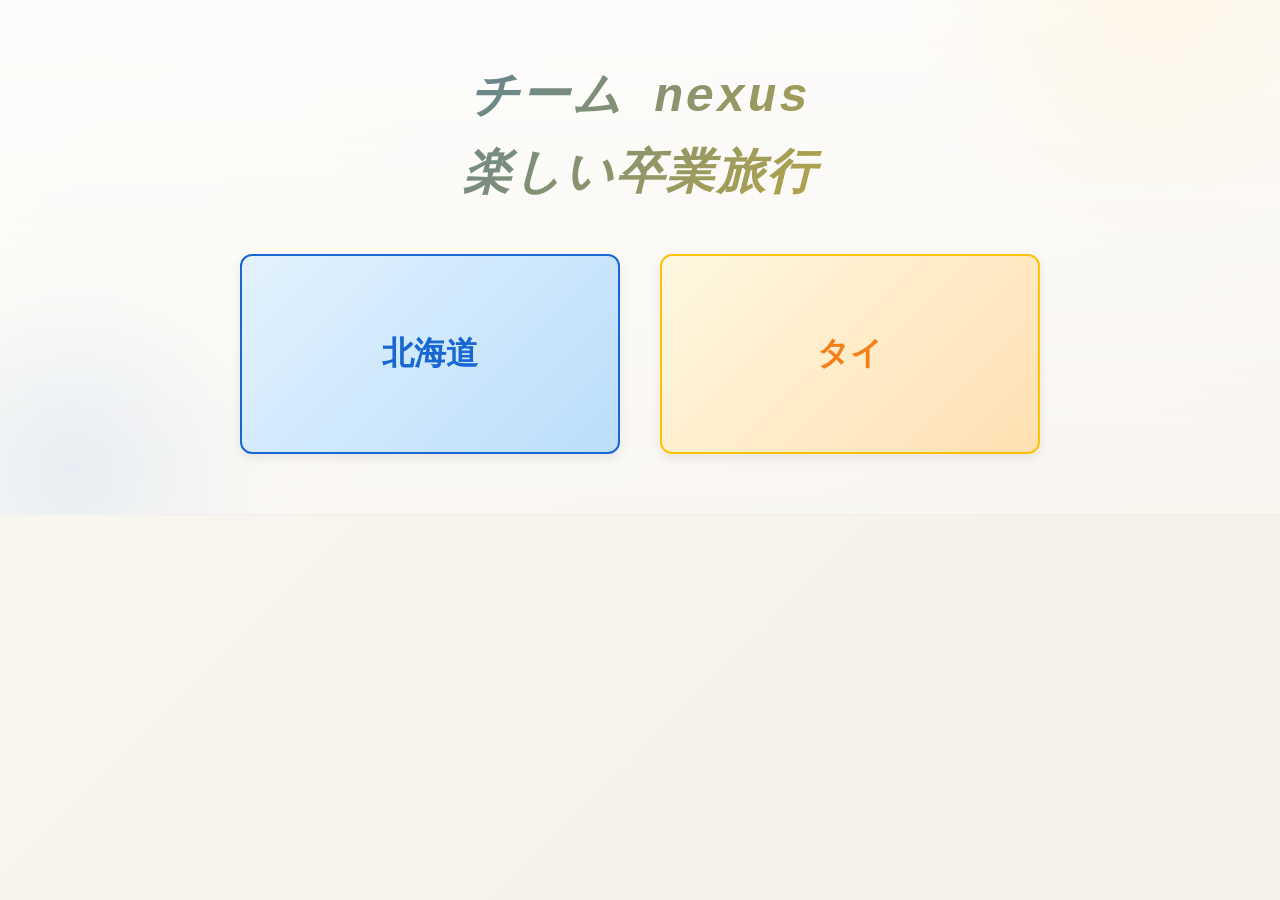
<file: all/index.html>
<!--Graduation trip design · HTML -->
<!DOCTYPE html>
<html lang="ja">
<head>
    <meta charset="UTF-8">
    <meta name="viewport" content="width=device-width, initial-scale=1.0">
    <link rel="stylesheet" href="../all/css/style.css">
    <script src="../all/js/main.js" defer></script>
    <title>北海道とタイ観光スポット</title>
</head>
<body>
    <header>
        <h1>
            <p class="ti">チーム nexus<br>楽しい卒業旅行</p>
            <div class="destination-container">
                <a href="../all/html/hokkaido/hokkaido_main.html" class="hokkaido_title">北海道</a>
                <a href="../all/html/tai/tai_main.html" class="tai_title">タイ</a>
            </div>
        </h1>
    </header>

</body>
</html>
</file>
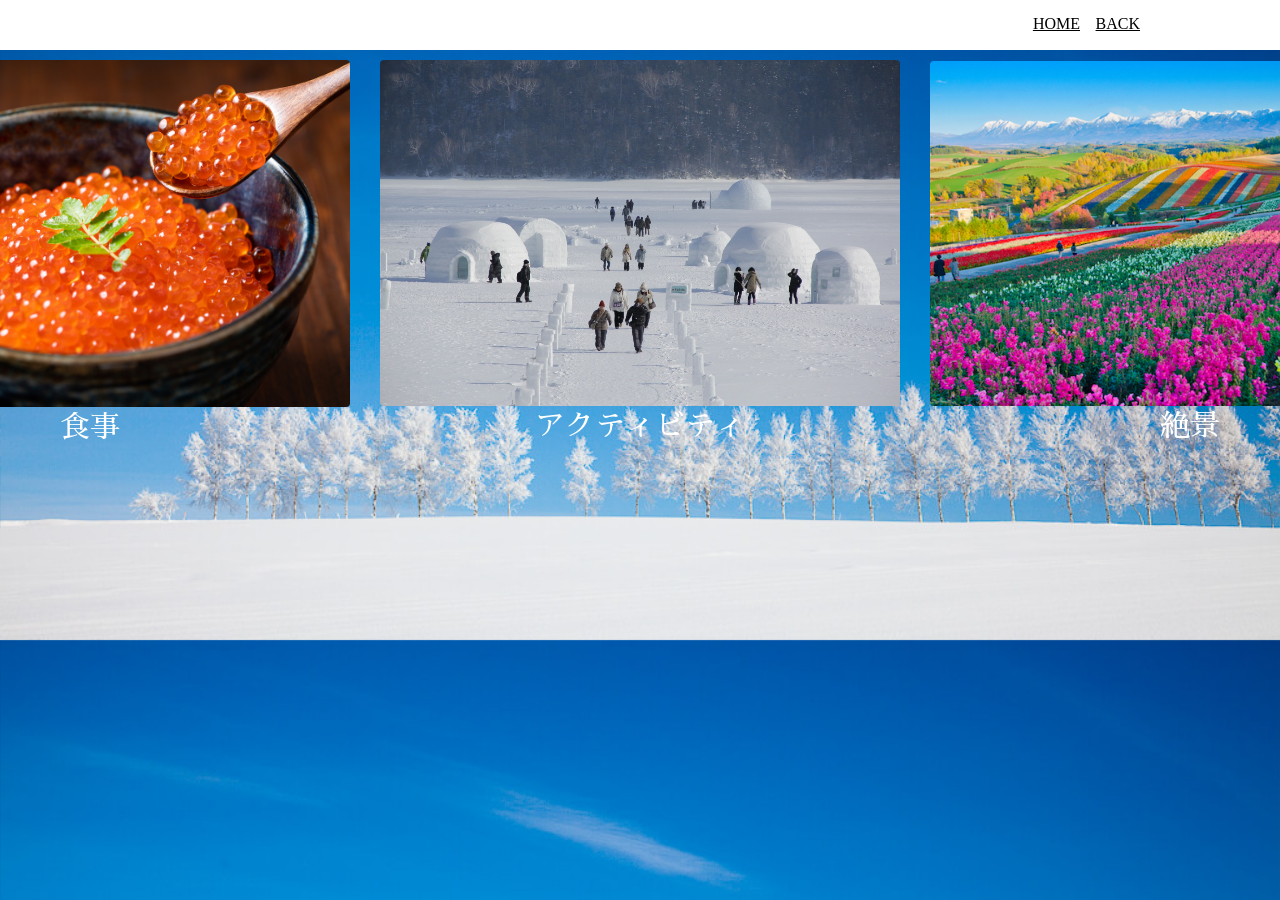
<file: all/html/hokkaido/destinaton.html>
<!DOCTYPE html>
<html lang="ja">
<head>
    <meta charset="UTF-8">
    <meta name="viewport" content="width=device-width, initial-scale=1.0">
    <title>DESTINATION</title>
    <link rel="stylesheet" href="../../css/hokkaido/destination.css">
    <link href="https://fonts.googleapis.com/css2?family=Sawarabi+Mincho&display=swap" rel="stylesheet">
</head>
<header>
    <div class="header-band">
        <a href="../../index.html"
        style="color:black; position:fixed; top:15px; right:200px; z-index:9999;">HOME</a>
        <a href="../hokkaido/hokkaido_main.html"
        style="color:black; position:fixed; top:15px; right:140px; z-index:9999;">BACK</a>
    </div>
</header>
<body>
    <div style="display: flex; justify-content: center; gap: 30px; align-items: center;">
        <!-- 食事 -->
        <a href="../hokkaido/hokkaido_mesi.html"
            style="display: flex; flex-direction: column; align-items: center; text-decoration: none; gap: 4px;">
            <img src="../../photo/hokkaido/hokkaido_ikura.png" alt="サイト1へ" width="520"
                style="display: block; border-radius: 4px;">
            <span style="color: #ffffff; font-size: 30px; font-family: 'Sawarabi Mincho', serif;">食事</span>
        </a>

        <!-- アクティビティ -->
        <a href="../hokkaido/hokkaido_activity.html"
            style="display: flex; flex-direction: column; align-items: center; text-decoration: none; gap: 4px;">
            <img src="../../photo/hokkaido/hokkaido_kamakura.png" alt="サイト2へ" width="520"
                style="display: block; border-radius: 4px;">
            <span style="color: #ffffff; font-size: 30px; font-family: 'Sawarabi Mincho', serif;">アクティビティ</span>
        </a>

        <!-- 絶景 -->
        <a href="../hokkaido/hokkaido_zekkei.html"
            style="display: flex; flex-direction: column; align-items: center; text-decoration: none; gap: 4px;">
            <img src="../../photo/hokkaido/hokkaido_hanabatake.png" alt="サイト3へ" width="520"
                style="display: block; border-radius: 4px;">
            <span style="color: #ffffff; font-size: 30px; font-family: 'Sawarabi Mincho', serif;">絶景</span>
        </a>

    </div>


    <style>
        body {
            background-image: url("../../photo/hokkaido/Hokkaido_Snowy Landscape.png");
            background-size: cover;
        }
    </style>
</body>

</html>
</file>
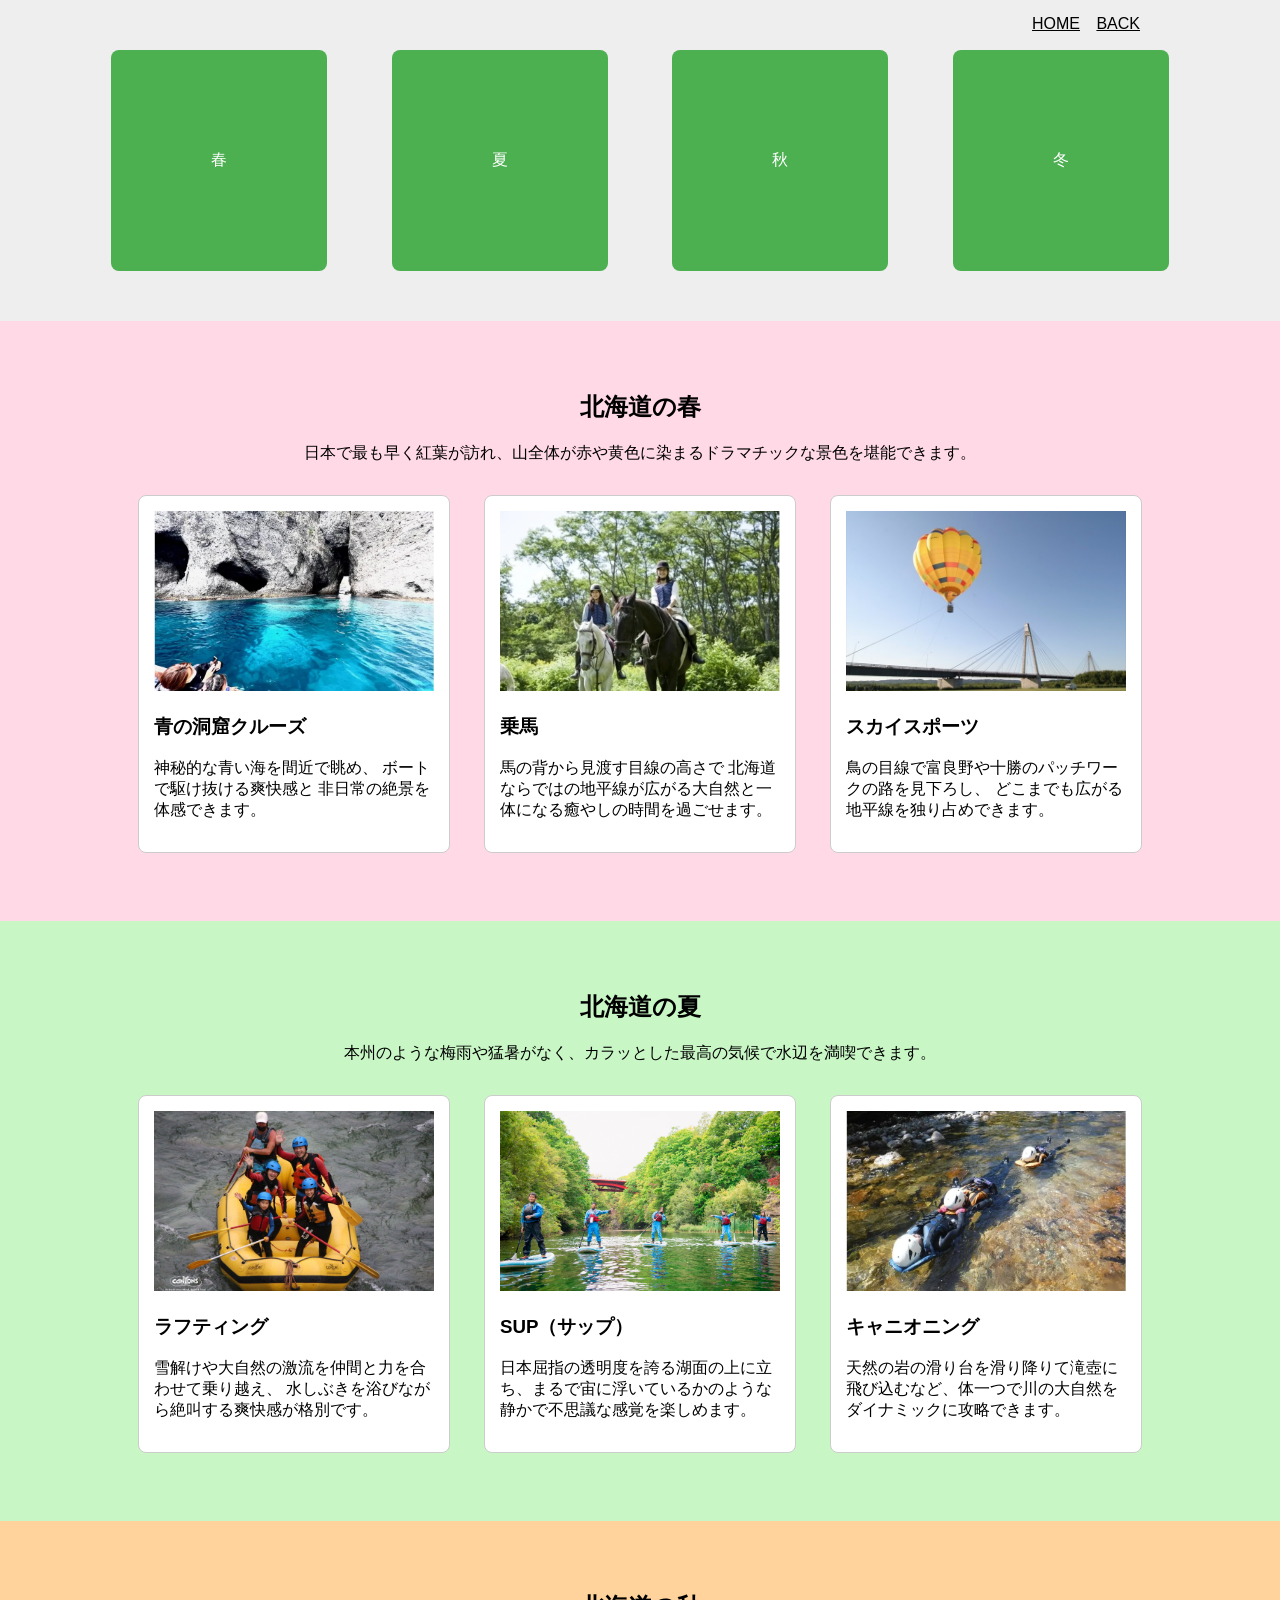
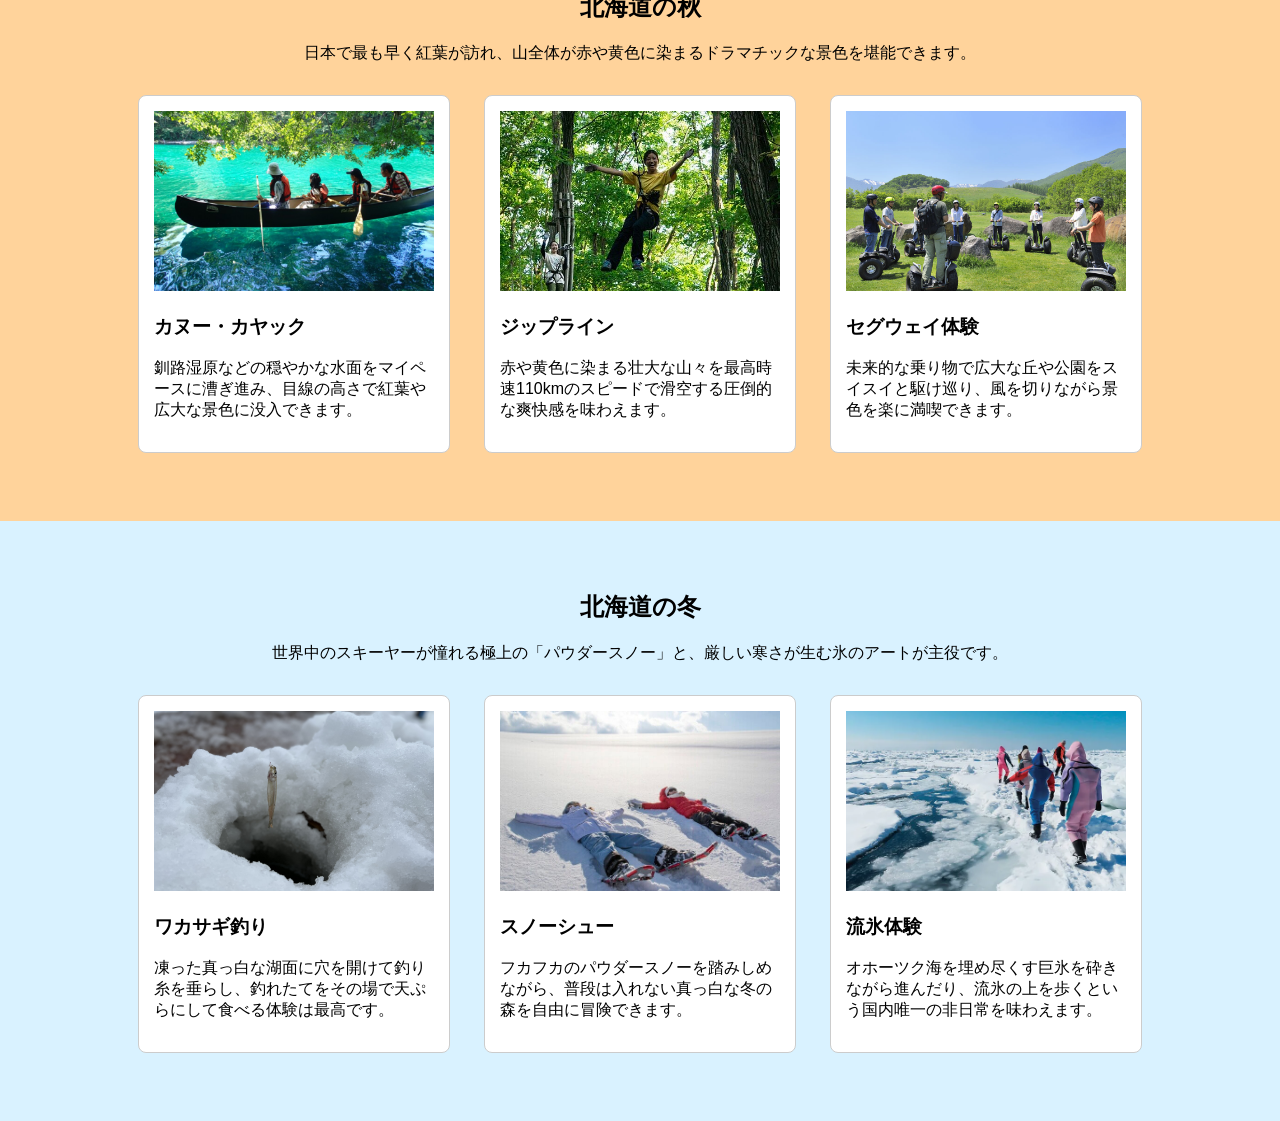
<file: all/html/hokkaido/hokkaido_activity.html>
<!DOCTYPE html>
<html lang="ja">

<head>
    <meta charset="UTF-8">
    <meta name="viewport" content="width=device-width, initial-scale=1.0">
    <title>北海道の四季</title>

    <style>
        body { /* bodyの中に影響する */
            margin: 0; /* 要素の外側にスペースを開ける */
            font-family: sans-serif;
            text-align: center;
        }

        /* 春夏秋冬ボタン */
        nav { /* navの中に影響する */
            background-color: #eeeeee;
            padding: 20px;
        }

        nav a { /* navの中のaに影響する */
            display: inline-block;
            margin: 30px;
            padding: 100px 100px;
            background-color: #4caf50;
            color: white;
            text-decoration: none;
            border-radius: 8px;
        }

        /* カーソルが載ったら色が変わる */
        nav a:hover {
            background-color: #388e3c;
        }

        /* 各季節のエリア */
        section {
            height: 500px; /*高さ*/
            padding: 50px 20px; /*要素の内側の余白が、上下50px 左右20px*/
        }

        .activity {
            display: inline-block;
            vertical-align: top;

            width: 280px;
            margin: 15px;
            padding: 15px;

            background-color: white;
            border: 1px solid #cccccc;
            border-radius: 8px;

            text-align: left;
        }

        .activity img {
            width: 100%;
            height: 180px;
            object-fit: cover;
        }

        .activity-list {
            text-align: center;
        }


        #spring {
            background-color: #ffd9e5;
        }

        #summer {
            background-color: #c8f7c5;
        }

        #autumn {
            background-color: #ffd39b;
        }

        #winter {
            background-color: #d9f2ff;
        }

        /* 移動をなめらかにする */
        html {
            scroll-behavior: smooth;
        }
    </style>
</head>

<body>

    <!-- 季節ボタン -->
    <nav>
        <a href="#spring">春</a>
        <a href="#summer">夏</a>
        <a href="#autumn">秋</a>
        <a href="#winter">冬</a>
    </nav>
    <div class="header-band">
            <a href="../../index.html" style="color:black; position:fixed; top:15px; right:200px; z-index:9999;">HOME</a>
            <a href="destinaton.html"
                style="color:black; position:fixed; top:15px; right:140px; z-index:9999;">BACK</a>
    </div>

    <!-- 春 -->
    <section id="spring">
        <h2>北海道の春</h2>
        <p>日本で最も早く紅葉が訪れ、山全体が赤や黄色に染まるドラマチックな景色を堪能できます。</p>

        <div class="activity-list">

            <!-- 青の洞窟クルーズ -->
            <div class="activity">
                <img src="../../photo/hokkaido/hokkaido_activity/hokkaido_cave_tour.png" alt="青の洞窟クルーズ">

                <h3>青の洞窟クルーズ</h3>

                <p>
                    神秘的な青い海を間近で眺め、
                    ボートで駆け抜ける爽快感と
                    非日常の絶景を体感できます。
                </p>
            </div>

            <!-- 乗馬 -->
            <div class="activity">
                <img src="../../photo/hokkaido/hokkaido_activity/hokkaido_horseback_riding.png" alt="乗馬">

                <h3>乗馬</h3>

                <p>
                    馬の背から見渡す目線の高さで
                    北海道ならではの地平線が広がる大自然と一体になる癒やしの時間を過ごせます。
                </p>
            </div>

            <!-- スカイスポーツ -->
            <div class="activity">
                <img src="../../photo/hokkaido/hokkaido_activity/hokkaido_skySports.png" alt="スカイスポーツ">

                <h3>スカイスポーツ</h3>

                <p>
                    鳥の目線で富良野や十勝のパッチワークの路を見下ろし、
                    どこまでも広がる地平線を独り占めできます。
                </p>
            </div>

        </div>

    </section>

    <!-- 夏 -->
    <section id="summer">
        <h2>北海道の夏</h2>
        <p>本州のような梅雨や猛暑がなく、カラッとした最高の気候で水辺を満喫できます。</p>

        <div class="activity-list">

            <!-- ラフティング -->
            <div class="activity">
                <img src="../../photo/hokkaido/hokkaido_activity/hokkaido_Rafting.png" alt="川で楽しむラフティング">

                <h3>ラフティング</h3>

                <p>
                    雪解けや大自然の激流を仲間と力を合わせて乗り越え、
                    水しぶきを浴びながら絶叫する爽快感が格別です。
                </p>
            </div>

            <!-- SUP -->
            <div class="activity">
                <img src="../../photo/hokkaido/hokkaido_activity/hokkaido_SUP.png" alt="SUP">

                <h3>SUP（サップ）</h3>

                <p>
                    日本屈指の透明度を誇る湖面の上に立ち、まるで宙に浮いているかのような静かで不思議な感覚を楽しめます。
                </p>
            </div>

            <!-- キャニオニング -->
            <div class="activity">
                <img src="../../photo/hokkaido/hokkaido_activity/hokkaido_canyoning.png" alt="北海道の雪山で楽しむキャニオニング">

                <h3>キャニオニング</h3>

                <p>
                    天然の岩の滑り台を滑り降りて滝壺に飛び込むなど、体一つで川の大自然をダイナミックに攻略できます。
                </p>
            </div>

        </div>
    </section>

    <!-- 秋 -->
    <section id="autumn">
        <h2>北海道の秋</h2>
        <p>日本で最も早く紅葉が訪れ、山全体が赤や黄色に染まるドラマチックな景色を堪能できます。</p>

        <div class="activity-list">

            <!-- カヌー・カヤック -->
            <div class="activity">
                <img src="../../photo/hokkaido/hokkaido_activity/hokkaido_canoe.png" alt="北海道の湖で楽しむカヌー">

                <h3>カヌー・カヤック</h3>

                <p>
                    釧路湿原などの穏やかな水面をマイペースに漕ぎ進み、目線の高さで紅葉や広大な景色に没入できます。
                </p>
            </div>

            <!-- ジップライン -->
            <div class="activity">
                <img src="../../photo/hokkaido/hokkaido_activity/hokkaido_zip_line.png" alt="ジップライン">

                <h3>ジップライン</h3>

                <p>
                    赤や黄色に染まる壮大な山々を最高時速110kmのスピードで滑空する圧倒的な爽快感を味わえます。
                </p>
            </div>

            <!-- セグウェイ体験 -->
            <div class="activity">
                <img src="../../photo/hokkaido/hokkaido_activity/hokkaido_segway.png" alt="セグウェイ体験">

                <h3>セグウェイ体験</h3>

                <p>
                    未来的な乗り物で広大な丘や公園をスイスイと駆け巡り、風を切りながら景色を楽に満喫できます。
                </p>
            </div>

        </div>
    </section>

    <!-- 冬 -->
    <section id="winter">
        <h2>北海道の冬</h2>
        <p>世界中のスキーヤーが憧れる極上の「パウダースノー」と、厳しい寒さが生む氷のアートが主役です。</p>

        <div class="activity-list">

            <!-- ワカサギ釣り -->
            <div class="activity">
                <img src="../../photo/hokkaido/hokkaido_activity/hokkaido_fishing.png" alt="ワカサギ釣り">

                <h3>ワカサギ釣り</h3>

                <p>
                    凍った真っ白な湖面に穴を開けて釣り糸を垂らし、釣れたてをその場で天ぷらにして食べる体験は最高です。
                </p>
            </div>

            <!-- スノーシュー -->
            <div class="activity">
                <img src="../../photo/hokkaido/hokkaido_activity/hokkaido_Snowshoeing.png" alt="スノーシュー">

                <h3>スノーシュー</h3>

                <p>
                    フカフカのパウダースノーを踏みしめながら、普段は入れない真っ白な冬の森を自由に冒険できます。
                </p>
            </div>

            <!-- 流氷体験 -->
            <div class="activity">
                <img src="../../photo/hokkaido/hokkaido_activity/hokkaido_ice_experience.png" alt="流氷体験">

                <h3>流氷体験</h3>

                <p>
                    オホーツク海を埋め尽くす巨氷を砕きながら進んだり、流氷の上を歩くという国内唯一の非日常を味わえます。
                </p>
            </div>

        </div>
    </section>
</body>
</html>
</file>
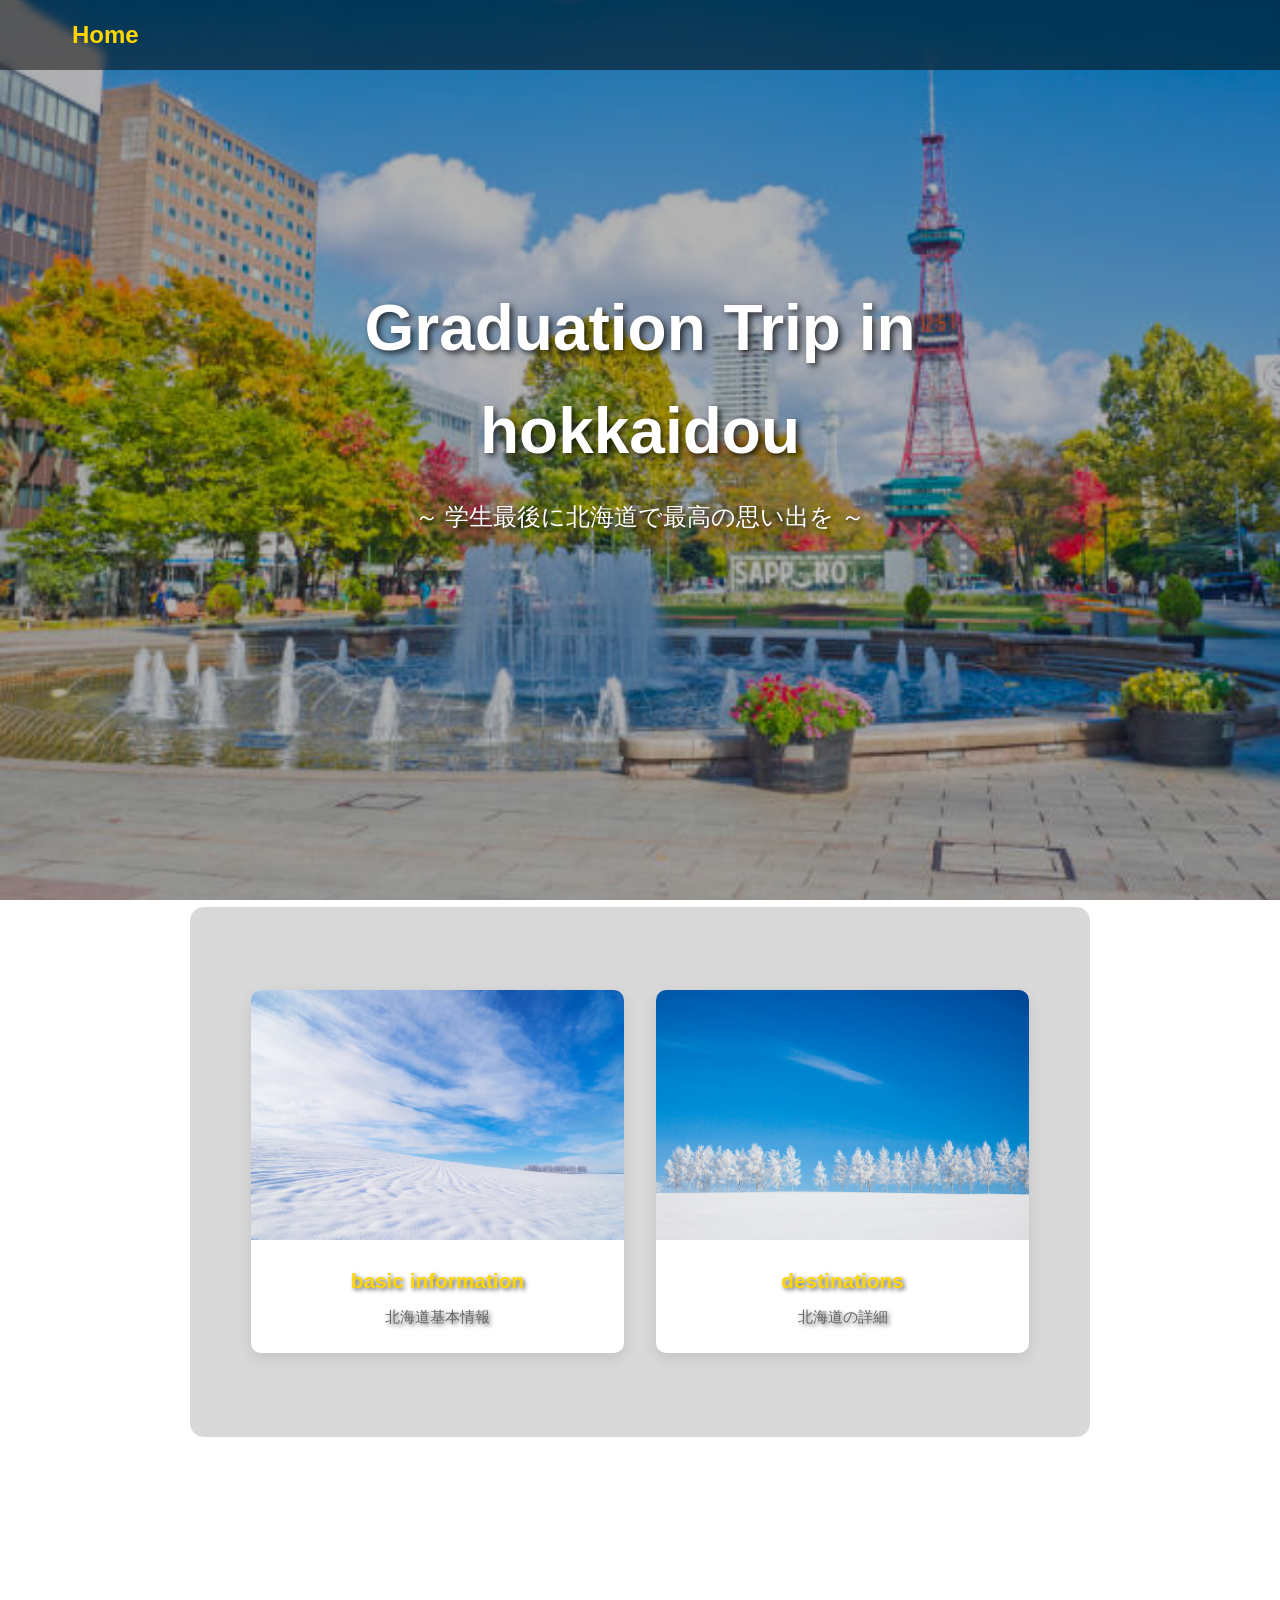
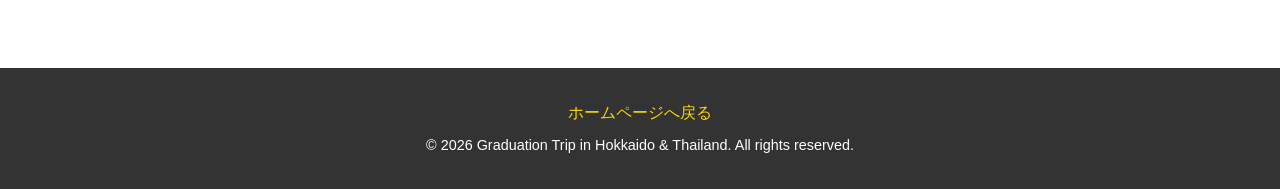
<file: all/html/hokkaido/hokkaido_main.html>
<!DOCTYPE html>
<html lang="ja">
<head>
    <meta charset="UTF-8">
    <meta name="viewport" content="width=device-width, initial-scale=1.0">
    <title>北海道のホームページ</title>
    <link rel="stylesheet" href="../../css/hokkaido/hokkaido.css">
</head>
<body>
    <nav class="navbar">
        <div class="nav-container">
                <a href="/T_proITweb/all/index.html" class="nav-logo">Home</a>
        </div>
    </nav>
    <section class="hero" id="home">
        <div class="hero-content">
            <h1 class="hero-title">Graduation Trip in hokkaidou</h1>
            <p class="hero-subtitle">～ 学生最後に北海道で最高の思い出を ～</p>
        </div>
        <div class="hero-information">
            <section class="destinations" id="destinations">
                <a href="kihon.html" class="nav-link">
                    <div class="destination-card">
                        <img src="../../photo/hokkaido/OH98_koudainasetugen_TP_V.webp" alt="basic">
                        <div class="destination-info">
                            <h3>basic information</h3>
                            <p>北海道基本情報</p>
                        </div>
                    </div>
                </a>
                <a href="destinaton.html" class="nav-link">
                    <div class="destination-card">
                        <img src="../../photo/hokkaido/Hokkaido_Snowy Landscape.png" alt="destinaton">
                        <div class="destination-info">
                            <h3>destinations</h3>
                            <p>北海道の詳細</p>
                        </div>
                    </div>
                </a>
            </section>
        </div>
    </section>
    <footer>
        <a href="../../index.html">ホームページへ戻る</a>
        <p>&copy; 2026 Graduation Trip in Hokkaido & Thailand. All rights reserved.</p>
    </footer>
</body>
</html>
</file>
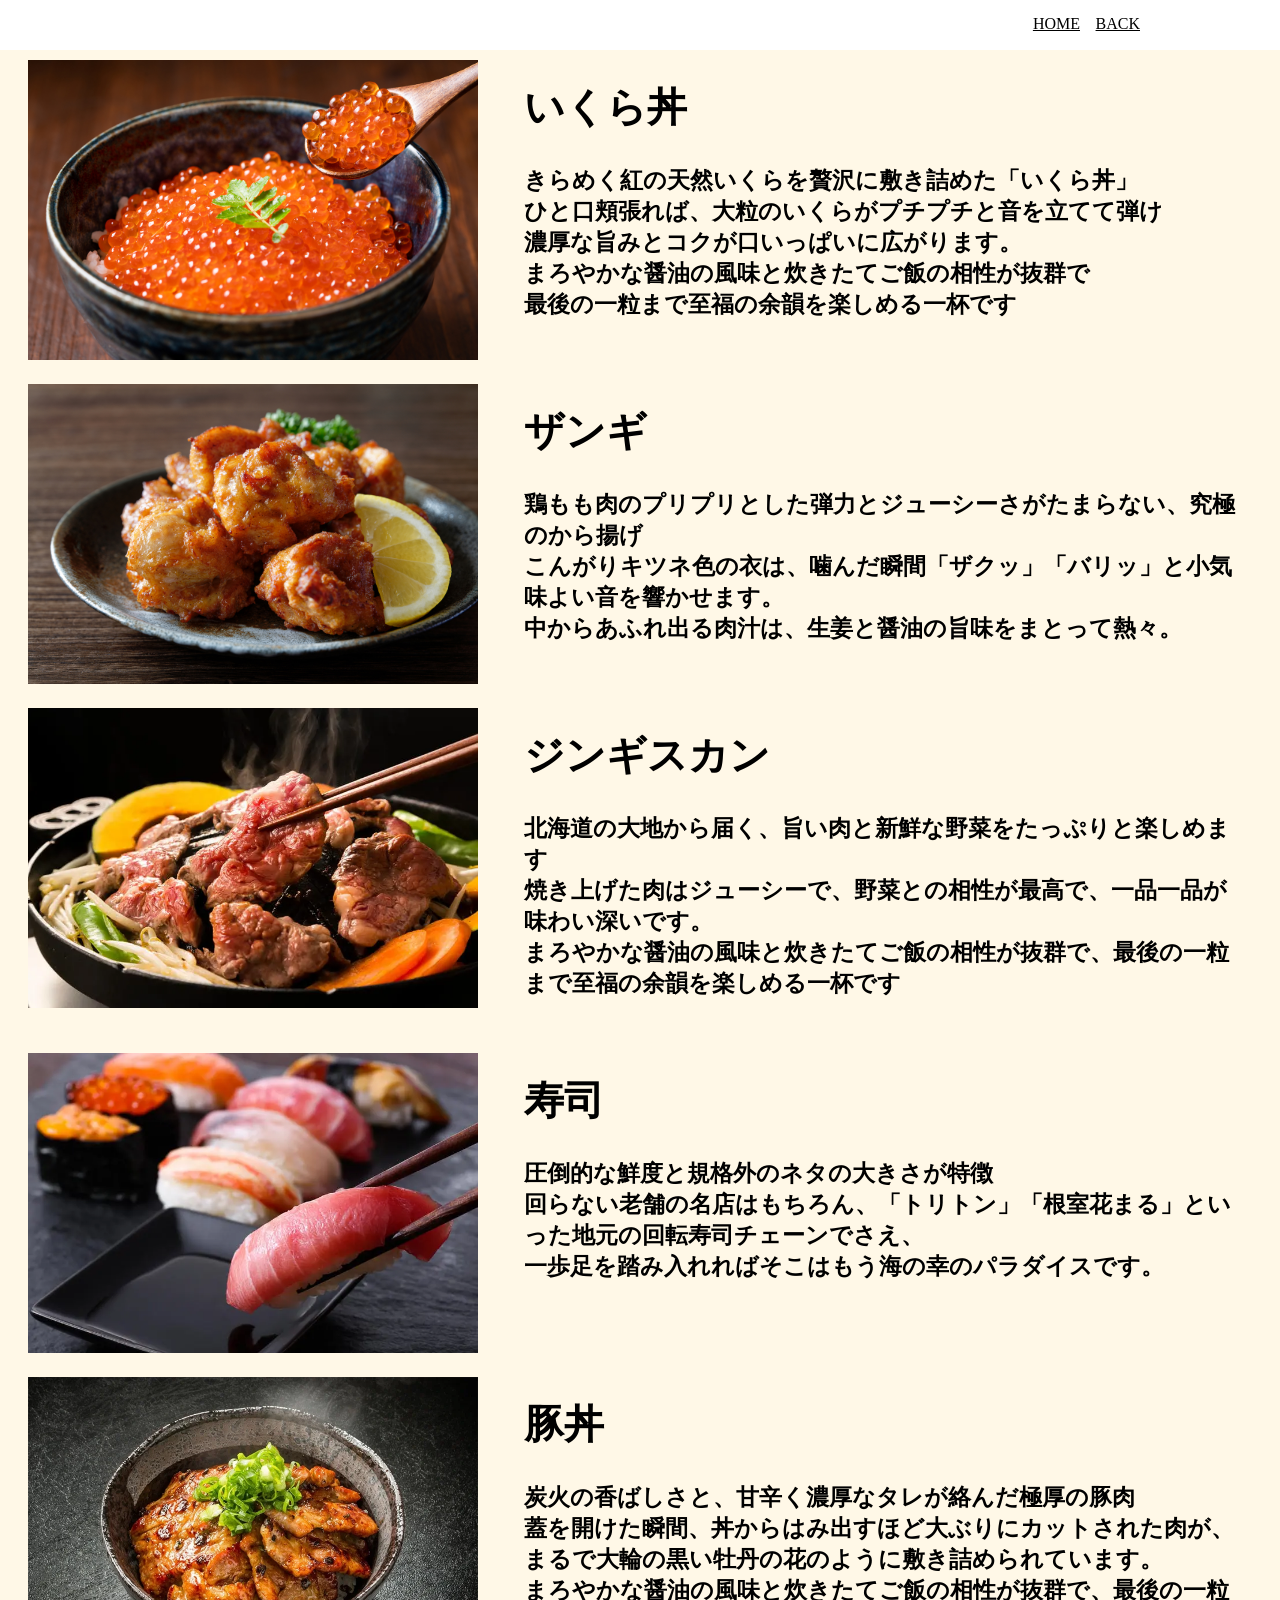
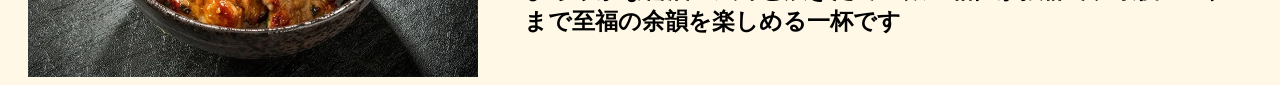
<file: all/html/hokkaido/hokkaido_mesi.html>
<!DOCTYPE html>
<html lang="ja">
<head>
  <meta charset="UTF-8">
  <meta name="viewport" content="width=device-width, initial-scale=1.0">
  <title>北海道の食事</title>
  <link rel="stylesheet" href="../../css/hokkaido/hokkaido_mesi.css">
</head>
<header>
  <div class="header-band">
    <a href="../../index.html" style="color:black; position:fixed; top:15px; right:200px; z-index:9999;">HOME</a>
    <a href="destinaton.html"
      style="color:black; position:fixed; top:15px; right:140px; z-index:9999;">BACK</a>
  </div>
</header>
<div style="display: flex; flex-direction: column; gap: 24px;">

  <!-- 1つ目のセット -->
  <div style="display: flex; align-items: flex-start; gap: 16px;">
    <img src="../../photo/hokkaido/hokkaido_ikura.png" alt="いくら丼"
      style="width: 450px; height: auto; margin-left: 20px;">
    <div>
      <!-- 上 右 下 左-->
      <h1 style="font-size: 40px;margin: 20px 100px 20px 30px; font-family: 'Sawarabi Mincho', serif;">いくら丼</h1>
      <h2 style="font-size: 23px;margin: 30px; font-family: 'Sawarabi Mincho', serif;">きらめく紅の天然いくらを贅沢に敷き詰めた「いくら丼」<br>
        ひと口頬張れば、大粒のいくらがプチプチと音を立てて弾け<br>
        濃厚な旨みとコクが口いっぱいに広がります。<br>
        まろやかな醤油の風味と炊きたてご飯の相性が抜群で<br>
        最後の一粒まで至福の余韻を楽しめる一杯です</h2>
    </div>
  </div>

  <!-- 2つ目のセット -->
  <div style="display: flex; align-items: flex-start; gap: 16px;">
    <img src="../../photo/hokkaido/mesi_zangi.jpg" alt="ザンギ" style="width: 450px; height: auto; margin-left: 20px;">
    <div>
      <!-- 上 右 下 左-->
      <h1 style="font-size: 40px;margin: 20px 100px 20px 30px; font-family: 'Sawarabi Mincho', serif;">ザンギ</h1>
      <h2 style="font-size: 23px;margin: 30px; font-family: 'Sawarabi Mincho', serif;">鶏もも肉のプリプリとした弾力とジューシーさがたまらない、究極のから揚げ<br>
        こんがりキツネ色の衣は、噛んだ瞬間「ザクッ」「バリッ」と小気味よい音を響かせます。<br>
        中からあふれ出る肉汁は、生姜と醤油の旨味をまとって熱々。</h2>
    </div>
  </div>
  <!-- 3つ目のセット -->
  <div style="display: flex; align-items: flex-start; gap: 16px;">
    <img src="../../photo/hokkaido/mesi_jingisukan.jpg" alt="ジンギスカン"
      style="width: 450px; height: auto; margin-left: 20px;">
    <div>
      <!-- 上 右 下 左-->
      <h1 style="font-size: 40px;margin: 20px 100px 20px 30px; font-family: 'Sawarabi Mincho', serif;">ジンギスカン</h1>
      <h2 style="font-size: 23px;margin: 30px; font-family: 'Sawarabi Mincho', serif;">北海道の大地から届く、旨い肉と新鮮な野菜をたっぷりと楽しめます<br>
        焼き上げた肉はジューシーで、野菜との相性が最高で、一品一品が味わい深いです。<br>
        まろやかな醤油の風味と炊きたてご飯の相性が抜群で、最後の一粒まで至福の余韻を楽しめる一杯です</h2>
    </div>
  </div>

  <!-- 4つ目のセット -->
  <div style="display: flex; align-items: flex-start; gap: 16px;">
    <img src="../../photo/hokkaido/mesi_sushi.jpg" alt="スシ" style="width: 450px; height: auto; margin-left: 20px;">
    <div>
      <!-- 上 右 下 左-->
      <h1 style="font-size: 40px;margin: 20px 100px 20px 30px; font-family: 'Sawarabi Mincho', serif;">寿司</h1>
      <h2 style="font-size: 23px;margin: 30px; font-family: 'Sawarabi Mincho', serif;">圧倒的な鮮度と規格外のネタの大きさが特徴<br>
        回らない老舗の名店はもちろん、「トリトン」「根室花まる」といった地元の回転寿司チェーンでさえ、<br>
        一歩足を踏み入れればそこはもう海の幸のパラダイスです。</h2>
    </div>
  </div>

  <!-- 5つ目のセット -->
  <div style="display: flex; align-items: flex-start; gap: 16px;">
    <img src="../../photo/hokkaido/mesi_butadon.jpg" alt="豚丼" style="width: 450px; height: auto; margin-left: 20px;">
    <div>
      <!-- 上 右 下 左-->
      <h1 style="font-size: 40px;margin: 20px 100px 20px 30px; font-family: 'Sawarabi Mincho', serif;">豚丼</h1>
      <h2 style="font-size: 23px;margin: 30px; font-family: 'Sawarabi Mincho', serif;">炭火の香ばしさと、甘辛く濃厚なタレが絡んだ極厚の豚肉<br>
        蓋を開けた瞬間、丼からはみ出すほど大ぶりにカットされた肉が、まるで大輪の黒い牡丹の花のように敷き詰められています。<br>
        まろやかな醤油の風味と炊きたてご飯の相性が抜群で、最後の一粒まで至福の余韻を楽しめる一杯です</h2>
    </div>
  </div>
</div>
</html>
</file>
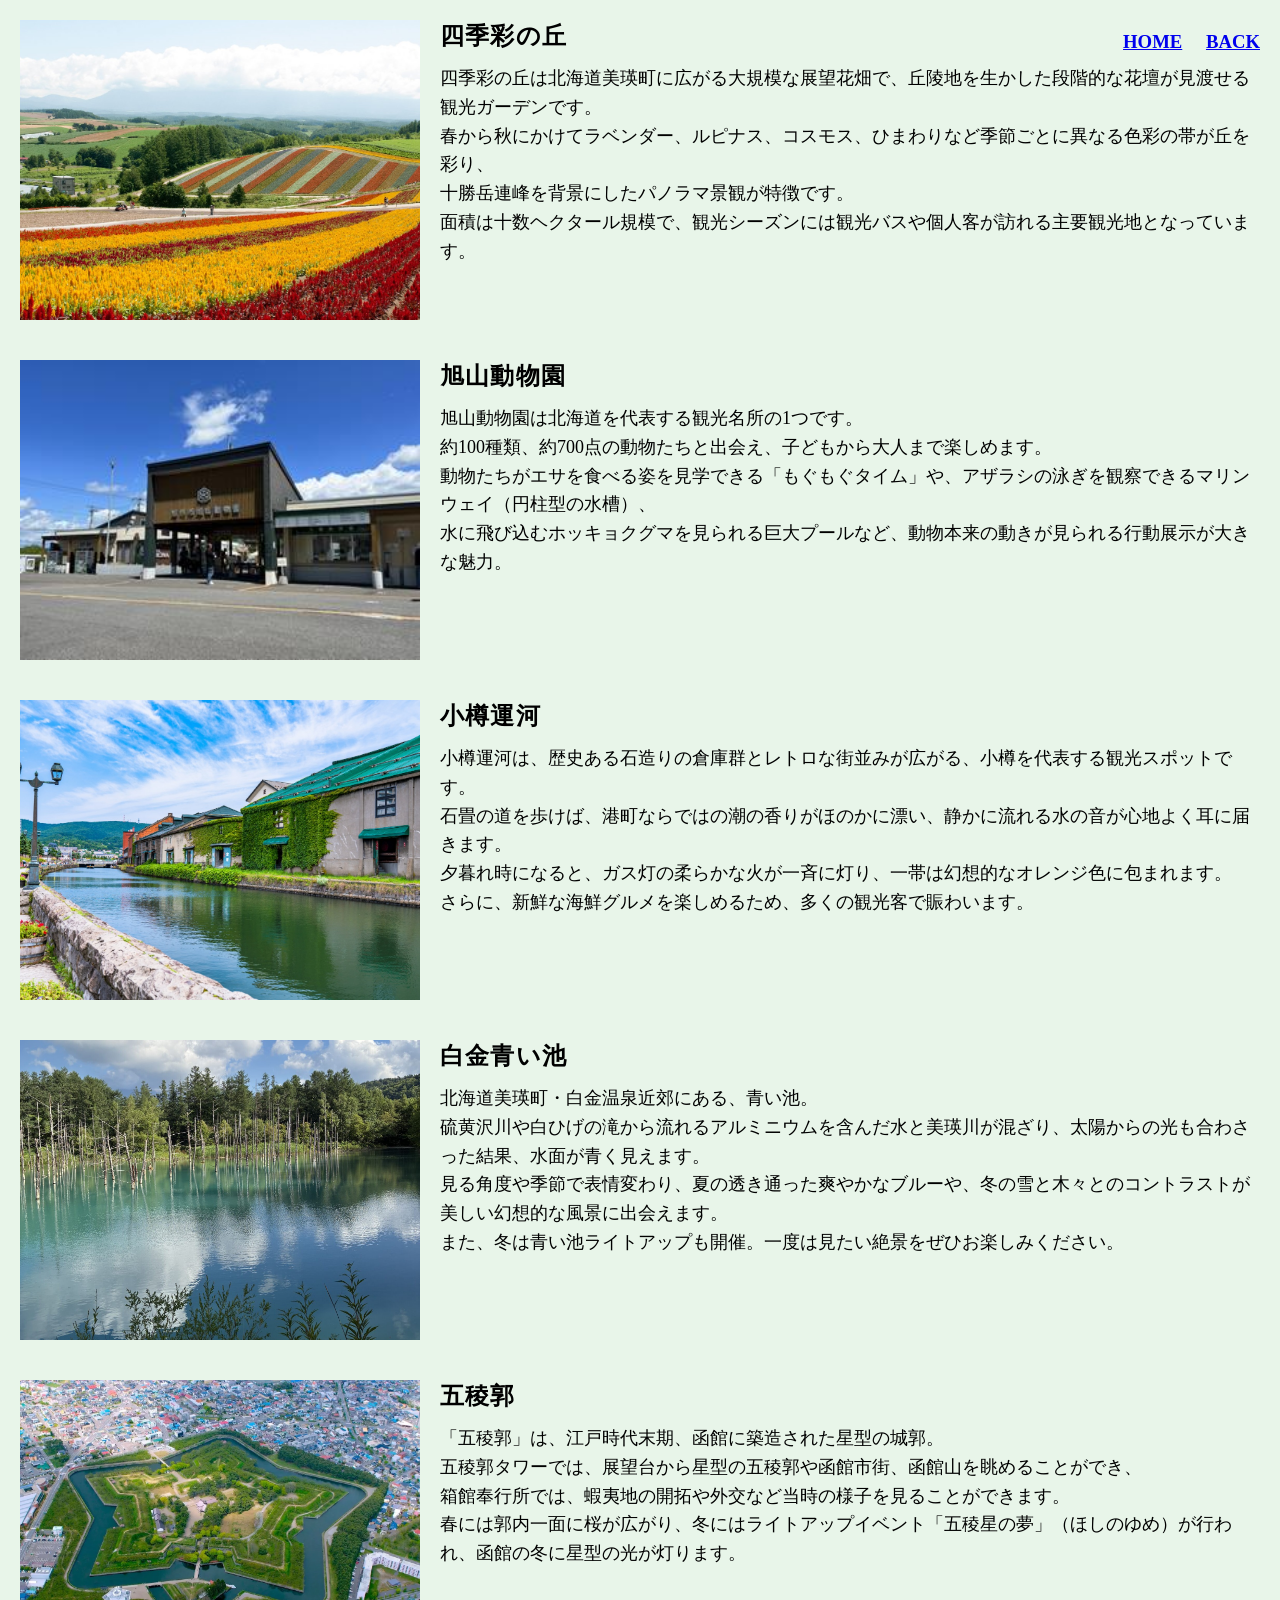
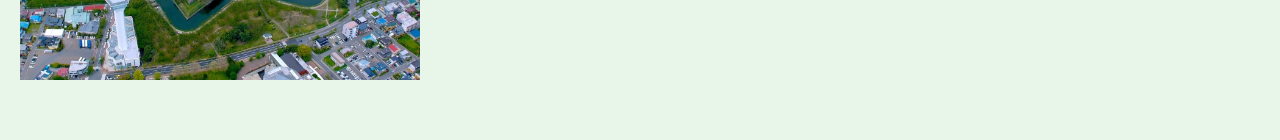
<file: all/html/hokkaido/hokkaido_zekkei.html>
<!DOCTYPE html>
<html lang="jp">
<head>
    <meta charset="UTF-8">
    <meta name="viewport" content="width=device-width, initial-scale=1.0">
    <title>北海道の絶景</title>
</head>

<body>
    <header>
        <h3>
            <a href="../../index.html">HOME</a>　
            <a href="destinaton.html">BACK</a>
        </h3>
    </header>
    <!-- 1つ目のスポット（四季彩の丘） -->
    <div class="spot">
        <p>
            <img src="../../photo/hokkaido/shikisainooka.jpg" alt="四季彩の丘">
        </p>
        <div class="spot-text">
            <h3>四季彩の丘</h3>
            <p>
                四季彩の丘は北海道美瑛町に広がる大規模な展望花畑で、丘陵地を生かした段階的な花壇が見渡せる観光ガーデンです。<br>
                春から秋にかけてラベンダー、ルピナス、コスモス、ひまわりなど季節ごとに異なる色彩の帯が丘を彩り、<br>
                十勝岳連峰を背景にしたパノラマ景観が特徴です。<br>
                面積は十数ヘクタール規模で、観光シーズンには観光バスや個人客が訪れる主要観光地となっています。
            </p>
        </div>   
    </div>

    <!-- 2つ目のスポット（旭山動物園） -->
    <div class="spot">
        <p>
            <img src="../../photo/hokkaido/zoo.jpg" alt="旭山動物園">
        </p>
        <div class="spot-text">
            <h3>旭山動物園</h3>
            <p>
                旭山動物園は北海道を代表する観光名所の1つです。<br>
                約100種類、約700点の動物たちと出会え、子どもから大人まで楽しめます。<br>
                動物たちがエサを食べる姿を見学できる「もぐもぐタイム」や、アザラシの泳ぎを観察できるマリンウェイ（円柱型の水槽）、<br>
                水に飛び込むホッキョクグマを見られる巨大プールなど、動物本来の動きが見られる行動展示が大きな魅力。<br>
        </div>
    </div>

    <!-- 3つ目のスポット（小樽運河） -->
    <div class="spot">
        <p>
            <img src="../../photo/hokkaido/otaru.jpg" alt="小樽運河">
        </p>
        <div class="spot-text">
            <h3>小樽運河</h3>
            <p>
                小樽運河は、歴史ある石造りの倉庫群とレトロな街並みが広がる、小樽を代表する観光スポットです。<br>
                石畳の道を歩けば、港町ならではの潮の香りがほのかに漂い、静かに流れる水の音が心地よく耳に届きます。<br>
                夕暮れ時になると、ガス灯の柔らかな火が一斉に灯り、一帯は幻想的なオレンジ色に包まれます。<br>                
                さらに、新鮮な海鮮グルメを楽しめるため、多くの観光客で賑わいます。<br>
            </p>
        </div>
    </div>
     <!-- 4つ目のスポット（白金青い池） -->
    <div class="spot">
        <p>
            <img src="../../photo/hokkaido/aoiike.jpeg" alt="白金青い池">
        </p>
        <div class="spot-text">
            <h3>白金青い池</h3>
            <p>
                北海道美瑛町・白金温泉近郊にある、青い池。<br>
                硫黄沢川や白ひげの滝から流れるアルミニウムを含んだ水と美瑛川が混ざり、太陽からの光も合わさった結果、水面が青く見えます。<br>
                見る角度や季節で表情変わり、夏の透き通った爽やかなブルーや、冬の雪と木々とのコントラストが美しい幻想的な風景に出会えます。<br>
                また、冬は青い池ライトアップも開催。一度は見たい絶景をぜひお楽しみください。
            </p>
        </div>
    </div> 
     <!-- 5つ目のスポット（五稜郭） -->
    <div class="spot">
        <p>
            <img src="../../photo/hokkaido/goryoukaku.webp" alt="五稜郭">
        </p>
        <div class="spot-text">
            <h3>五稜郭</h3>
            <p>
                「五稜郭」は、江戸時代末期、函館に築造された星型の城郭。<br>
                五稜郭タワーでは、展望台から星型の五稜郭や函館市街、函館山を眺めることができ、<br>
                箱館奉行所では、蝦夷地の開拓や外交など当時の様子を見ることができます。<br>
                春には郭内一面に桜が広がり、冬にはライトアップイベント「五稜星の夢」（ほしのゆめ）が行われ、函館の冬に星型の光が灯ります。
            </p>
        </div>   
    </div>     
</body>
<style>
    body{
        background-color:#e8f5e9;
        margin: 0;
        padding: 20px;
    }
    .spot{
        display: flex;
        align-items: flex-start;
        gap: 20px;
        margin-bottom: 40px;
    }
    .spot p{
        margin: 0;
    }
    .spot img{
        width: 400px;
        height: 300px;
        object-fit: cover;
        display: block;
    }
    .spot-text h3 {
        margin-top: 0;
        margin-bottom: 12px;
        font-size: 24px;
        font-family: "Hiragino Sans", "ヒラギノ角ゴ ProN", "Meiryo", "メイリオ", sans-serif;
        font-weight: bold;
        letter-spacing: 0.05em;
    }
    .spot-text p{
        font-size: 18px;   
        line-height: 1.6;     
    }
    header{
        position: fixed;
        top: 10px;
        right: 20px;
    }

</style>
</html>
</file>
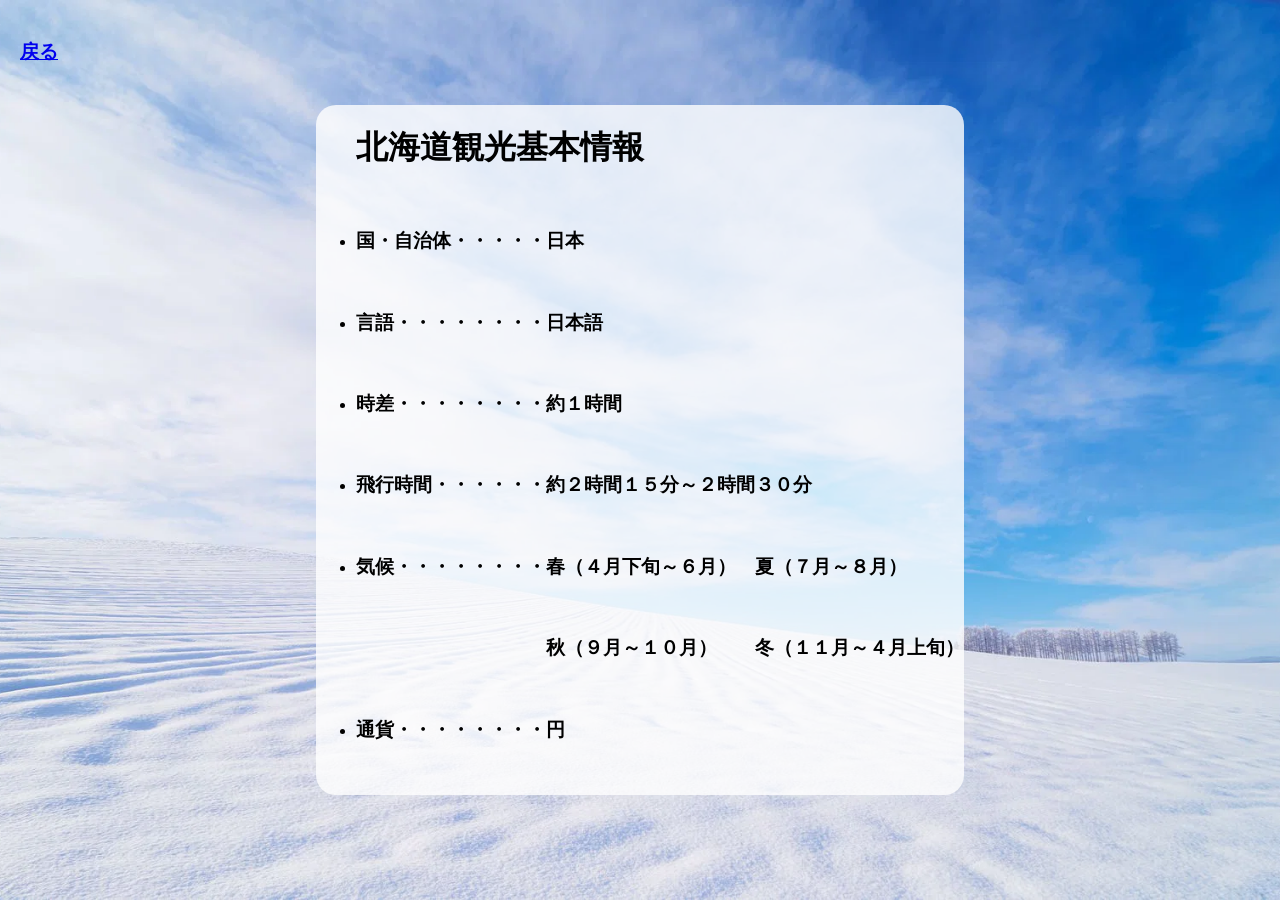
<file: all/html/hokkaido/kihon.html>
<!DOCTYPE html>
<html lang="ja">
<head>
    <meta charset="UTF-8">
    <meta name="viewport" content="width=device-width, initial-scale=1.0">
    <title>北海道基本情報</title>
</head>
<body>
    <header>
        <h3><a href="hokkaido_main.html">戻る</a></h3>
    </header>
    <main>
        <ul>
            <h1>北海道観光基本情報</h1><br>
            <li><h3>国・自治体・・・・・日本</h3></li><br>
            <li><h3>言語・・・・・・・・日本語</h3></li><br>
            <li><h3>時差・・・・・・・・約１時間</h3></li><br>
            <li><h3>飛行時間・・・・・・約２時間１５分～２時間３０分</h3></li><br>
            <li><h3>気候・・・・・・・・春（４月下旬～６月）　夏（７月～８月）</h3></li><br>
            <h3>　　　　　　　　　　秋（９月～１０月）　　冬（１１月～４月上旬）</h3><br>
            <li><h3>通貨・・・・・・・・円</h3></li><br>
        </ul>
    </main>
    <footer>

    </footer>
<style>
    body {
        background-image: url("../../photo/hokkaido/OH98_koudainasetugen_TP_V.webp");
        background-size: cover;
        background-position: center;
        background-repeat: no-repeat;
        display: flex; /* Flexboxを使用 */
        justify-content: center; /* 水平方向に中央揃え */
        align-items: center; /* 垂直方向に中央揃え */
        height: 100vh; /* ビューポートの高さに合わせる */
        margin: 0; /* デフォルトのマージンをリセット */
        text-align: center; /* テキストを中央に */
        text-align: left;   
    }
    header{
        position: fixed;
        top: 20px;
        left: 20px;
    }
    main{
        background-color: rgba(255, 255, 255, 0.8);/*背景を半透明に*/
        border-radius: 20px;/*角を丸くする*/
    }
</style>
</body>
</html>
</file>
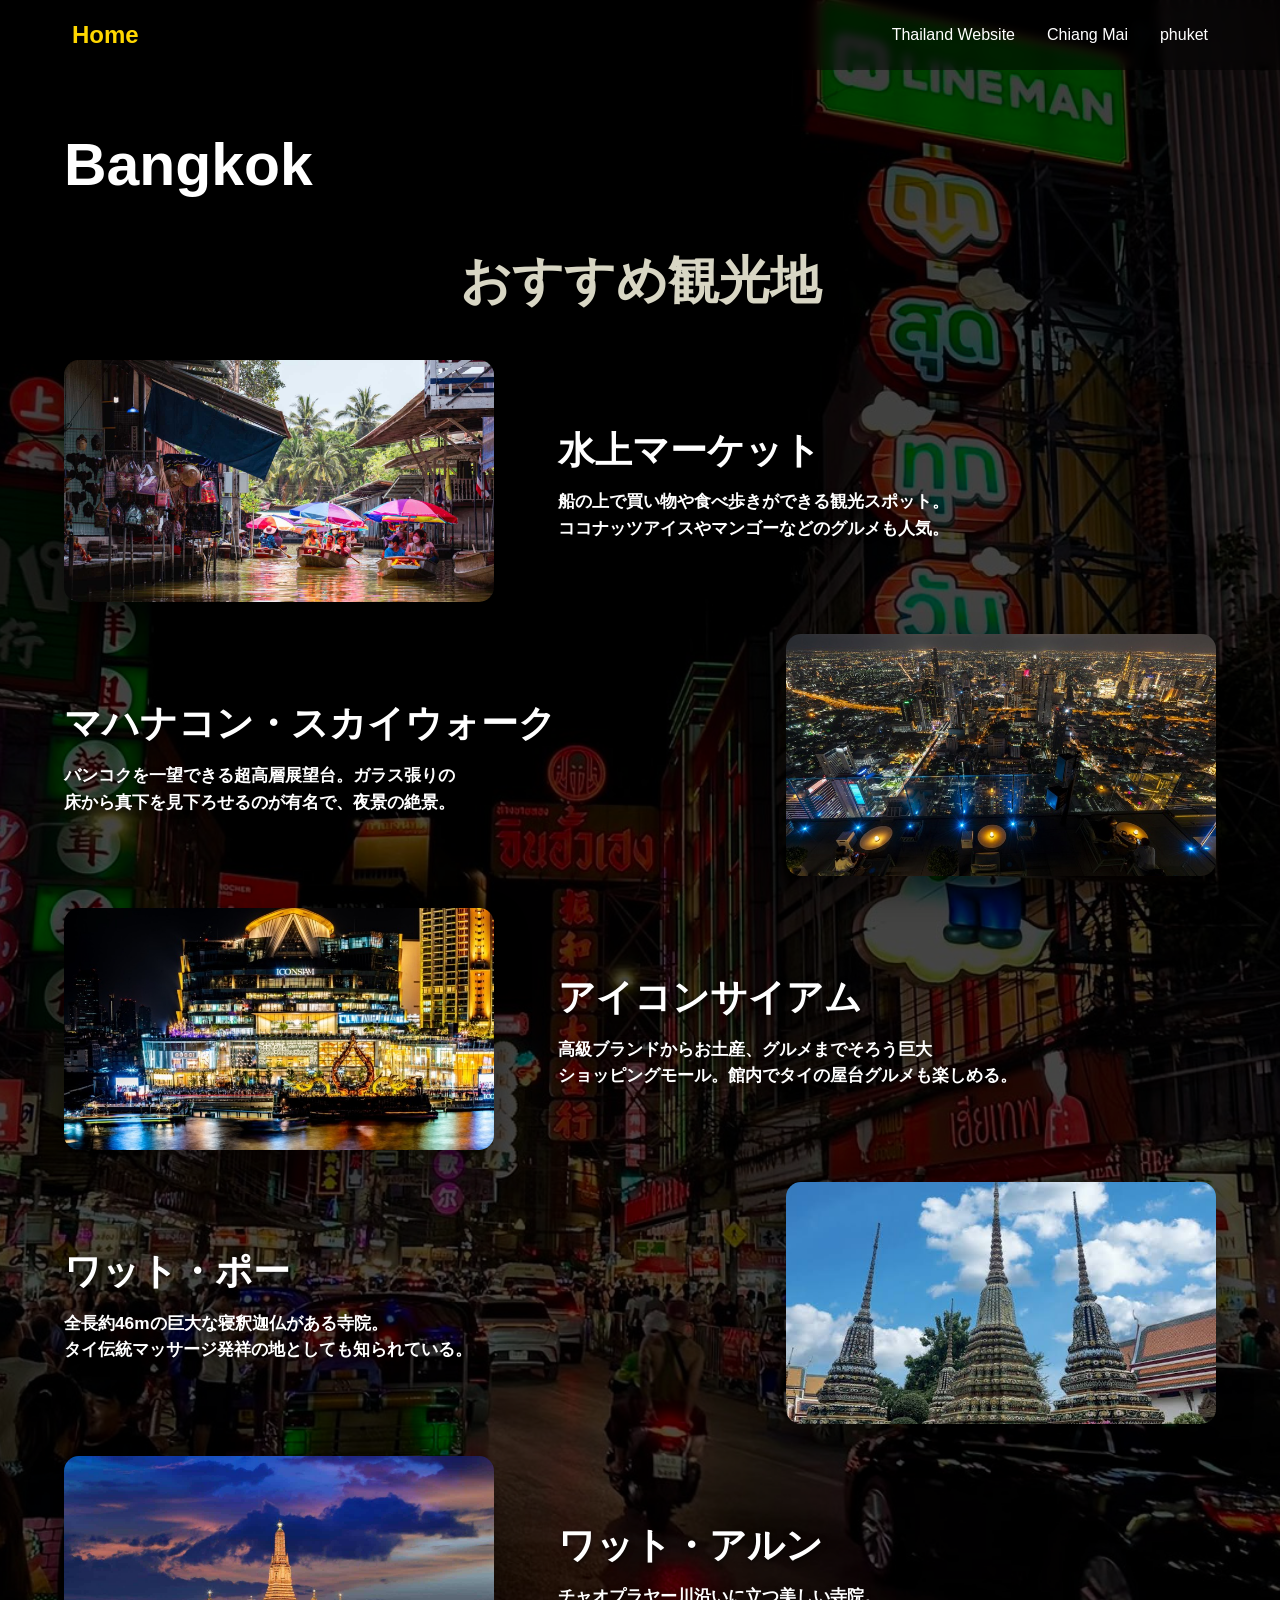
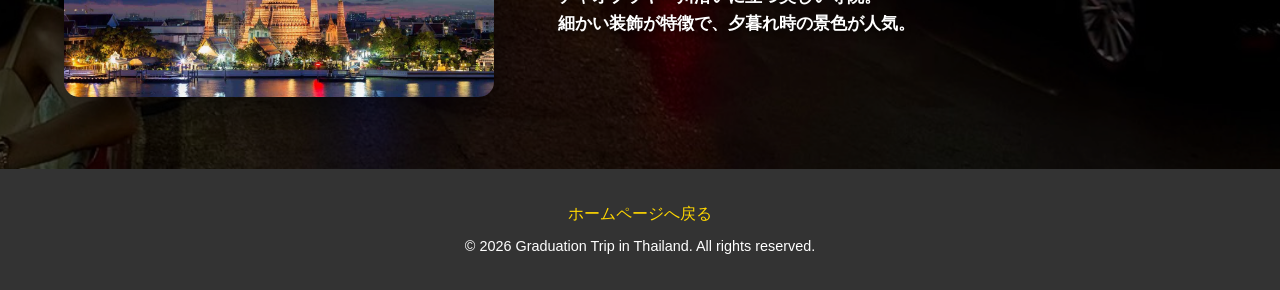
<file: all/html/tai/Bangkok.html>
<!DOCTYPE html>
<html lang="ja">
<head>
    <meta charset="UTF-8">
    <meta name="viewport" content="width=device-width, initial-scale=1.0">
    <title>Bangkok バンコク</title>
    <link rel="stylesheet" href="../../css/tai/Bangkok.css">
</head>
<body>
    <nav class="navbar">
        <div class="nav-container">
            <a href="../../index.html" class="nav-logo">Home</a>
            <ul class="nav-menu">
                <li class="nav-item"><a href="tai_main.html" class="nav-link">Thailand Website</a></li>
                <li class="nav-item"><a href="Chiang_mai.html" class="nav-link">Chiang Mai</a></li>
                <li class="nav-item"><a href="phuket.html" class="nav-link">phuket</a></li>
            </ul>
        </div>
    </nav>
    <section class="bangkok-hero">
        <h1>Bangkok</h1>
        <h2>おすすめ観光地</h2>

        <div class="spot-list">
            <article class="spot-item">
                <div class="spot-image">
                    <img src="../../photo/tai/Bangkok/Bangkok_0.jpg" alt="水上マーケット">
                </div>
                <div class="spot-text">
                    <h3>水上マーケット</h3>
                    <p>船の上で買い物や食べ歩きができる観光スポット。<br>ココナッツアイスやマンゴーなどのグルメも人気。</p>
                </div>
            </article>

            <article class="spot-item">
                <div class="spot-image">
                    <img src="../../photo/tai/Bangkok/Bangkok_8.jpg" alt="マハナコン・スカイウォーク">
                </div>
                <div class="spot-text">
                    <h3>マハナコン・スカイウォーク</h3>
                    <p>バンコクを一望できる超高層展望台。ガラス張りの<br>床から真下を見下ろせるのが有名で、夜景の絶景。</p>
                </div>
            </article>

            <article class="spot-item">
                <div class="spot-image">
                    <img src="../../photo/tai/Bangkok/Bangkok_7.jpg" alt="アイコンサイアム">
                </div>
                <div class="spot-text">
                    <h3>アイコンサイアム</h3>
                    <p>高級ブランドからお土産、グルメまでそろう巨大<br>ショッピングモール。館内でタイの屋台グルメも楽しめる。</p>
                </div>
            </article>

            <article class="spot-item">
                <div class="spot-image">
                    <img src="../../photo/tai/Bangkok/Bangkok_6.jpg" alt="ワット・ポー">
                </div>
                <div class="spot-text">
                    <h3>ワット・ポー</h3>
                    <p>全長約46mの巨大な寝釈迦仏がある寺院。<br>タイ伝統マッサージ発祥の地としても知られている。</p>
                </div>
            </article>

            <article class="spot-item">
                <div class="spot-image">
                    <img src="../../photo/tai/Bangkok/Bangkok_10.jpg" alt="ワット・アルン">
                </div>
                <div class="spot-text">
                    <h3>ワット・アルン</h3>
                    <p>チャオプラヤー川沿いに立つ美しい寺院。<br>細かい装飾が特徴で、夕暮れ時の景色が人気。</p>
                </div>
            </article>
        </div>
    </section>
    <footer>
        <a href="../../index.html">ホームページへ戻る</a>
        <p>&copy; 2026 Graduation Trip in Thailand. All rights reserved.</p>
    </footer>
</body>
</html>
</file>
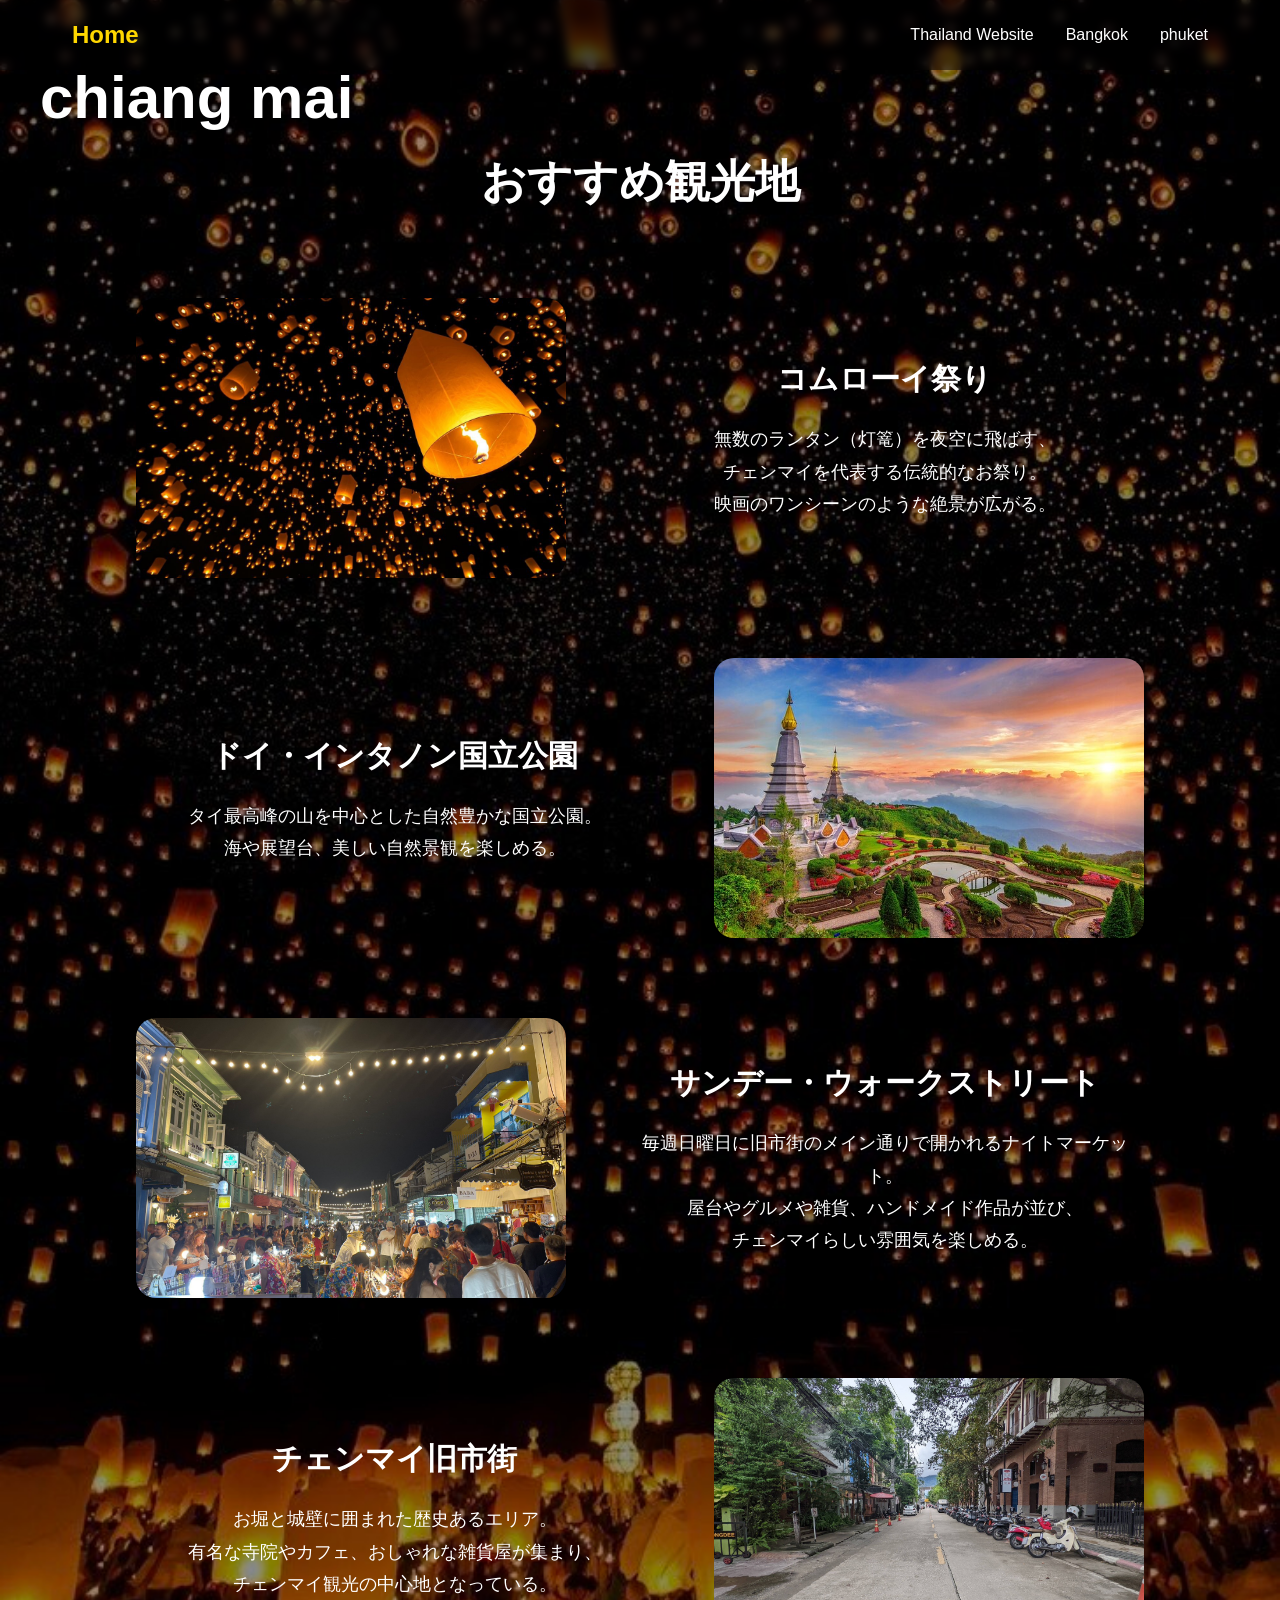
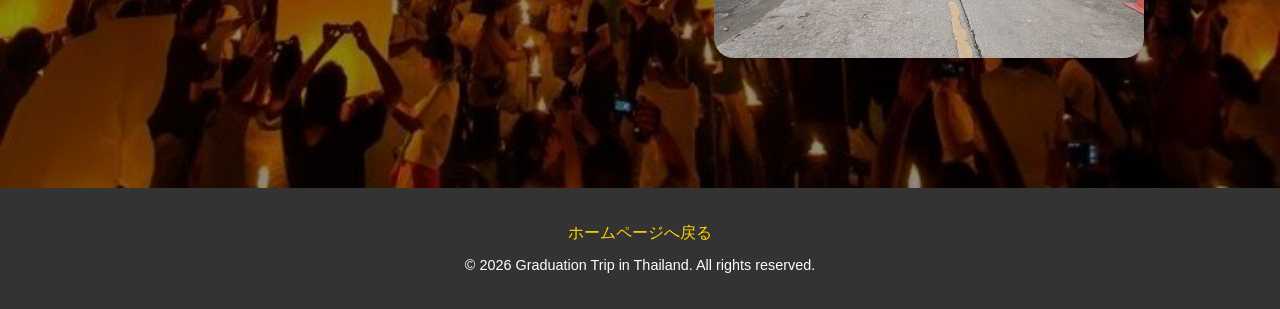
<file: all/html/tai/chiang_mai.html>
<!DOCTYPE html>
<html lang="ja">
<head>
    <meta charset="UTF-8">
    <meta name="viewport" content="width=device-width, initial-scale=1.0">
    <title>Chiang mai チェンマイ</title>
    <link rel="stylesheet" href="../../css/tai/chiang_mai.css">
</head>

<body>
    <nav class="navbar">
        <div class="nav-container">
            <a href="../../index.html" class="nav-logo">Home</a>
            <ul class="nav-menu">
                <li class="nav-item"><a href="tai_main.html" class="nav-link">Thailand Website</a></li>
                <li class="nav-item"><a href="Bangkok.html" class="nav-link">Bangkok</a></li>
                <li class="nav-item"><a href="phuket.html" class="nav-link">phuket</a></li>
            </ul>
        </div>
    </nav>

    <section>
        <h1>chiang mai</h1>
        <h2>おすすめ観光地</h2>

        <article>
            <div class="spot-container">

                <div class="spot-item left">
                    <img src="../../photo/tai/Chiang_mai/Yi Peng Lantern Festival.jpg" alt="lantarn festival">
                    <div class="spot-text">
                        <h3>コムローイ祭り</h3>
                        <p>
                            無数のランタン（灯篭）を夜空に飛ばす、<br>
                            チェンマイを代表する伝統的なお祭り。<br>
                            映画のワンシーンのような絶景が広がる。
                        </p>
                    </div>
                </div>

                <div class="spot-item right">
                    <div class="spot-text">
                        <h3>ドイ・インタノン国立公園</h3>
                        <p>
                            タイ最高峰の山を中心とした自然豊かな国立公園。<br>
                            海や展望台、美しい自然景観を楽しめる。
                        </p>
                    </div>
                    <img src="../../photo/tai/Chiang_mai/Doi Inthanon National Park.jpg" alt="doi inthanon national park">
                </div>

                <div class="spot-item left">
                    <img src="../../photo/tai/Chiang_mai/Sunday Walk Street.jpg" alt="sunday walk street">
                    <div class="spot-text">
                        <h3>サンデー・ウォークストリート</h3>
                        <p>
                            毎週日曜日に旧市街のメイン通りで開かれるナイトマーケット。<br>
                            屋台やグルメや雑貨、ハンドメイド作品が並び、<br>
                            チェンマイらしい雰囲気を楽しめる。
                        </p>
                    </div>
                </div>

                <div class="spot-item right">
                    <div class="spot-text">
                        <h3>チェンマイ旧市街</h3>
                        <p>
                            お堀と城壁に囲まれた歴史あるエリア。<br>
                            有名な寺院やカフェ、おしゃれな雑貨屋が集まり、<br>
                            チェンマイ観光の中心地となっている。
                        </p>
                    </div>
                    <img src="../../photo/tai/Chiang_mai/Chiang Mai Old City.jpg" alt="chiang mai old city">
                </div> 

            </div>
        </article>
    </section>

    <footer>
        <a href="../../index.html">ホームページへ戻る</a>
        <p>&copy; 2026 Graduation Trip in Thailand. All rights reserved.</p>
    </footer>
</body>
</html>
</file>
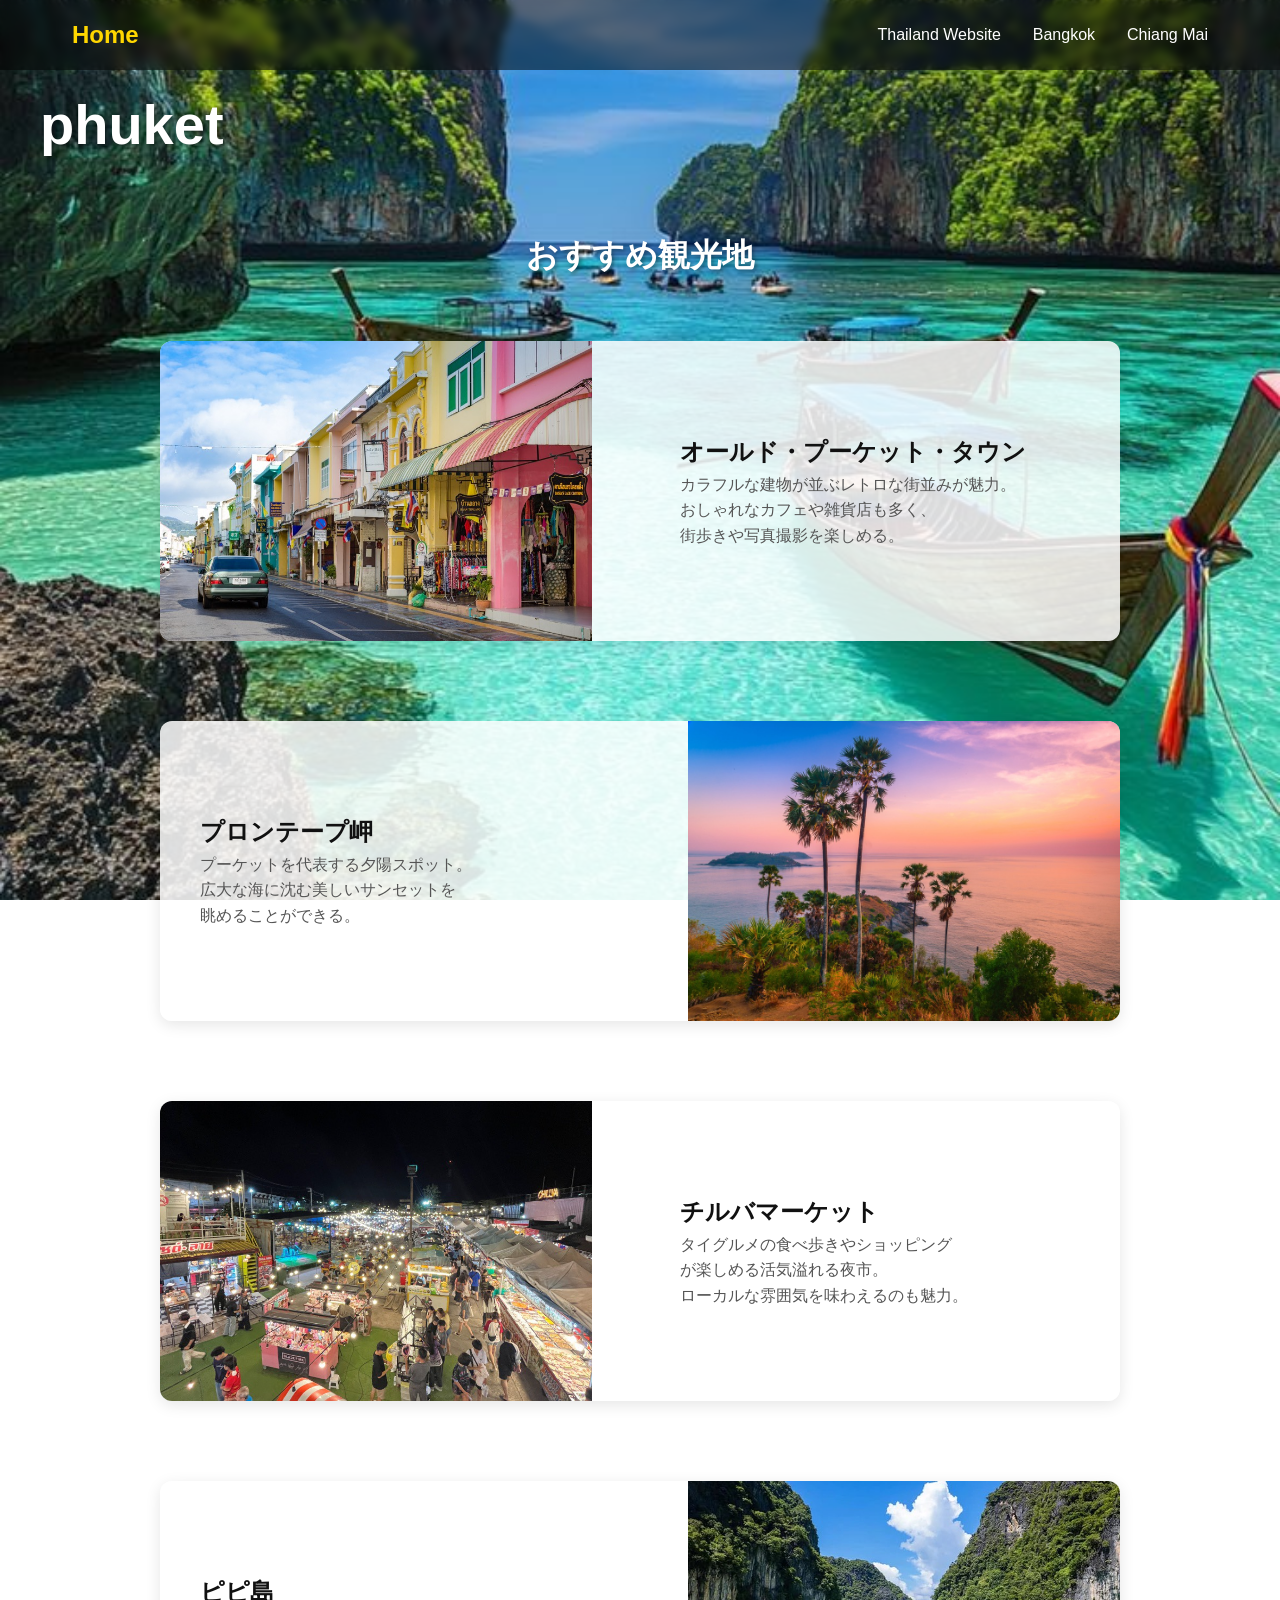
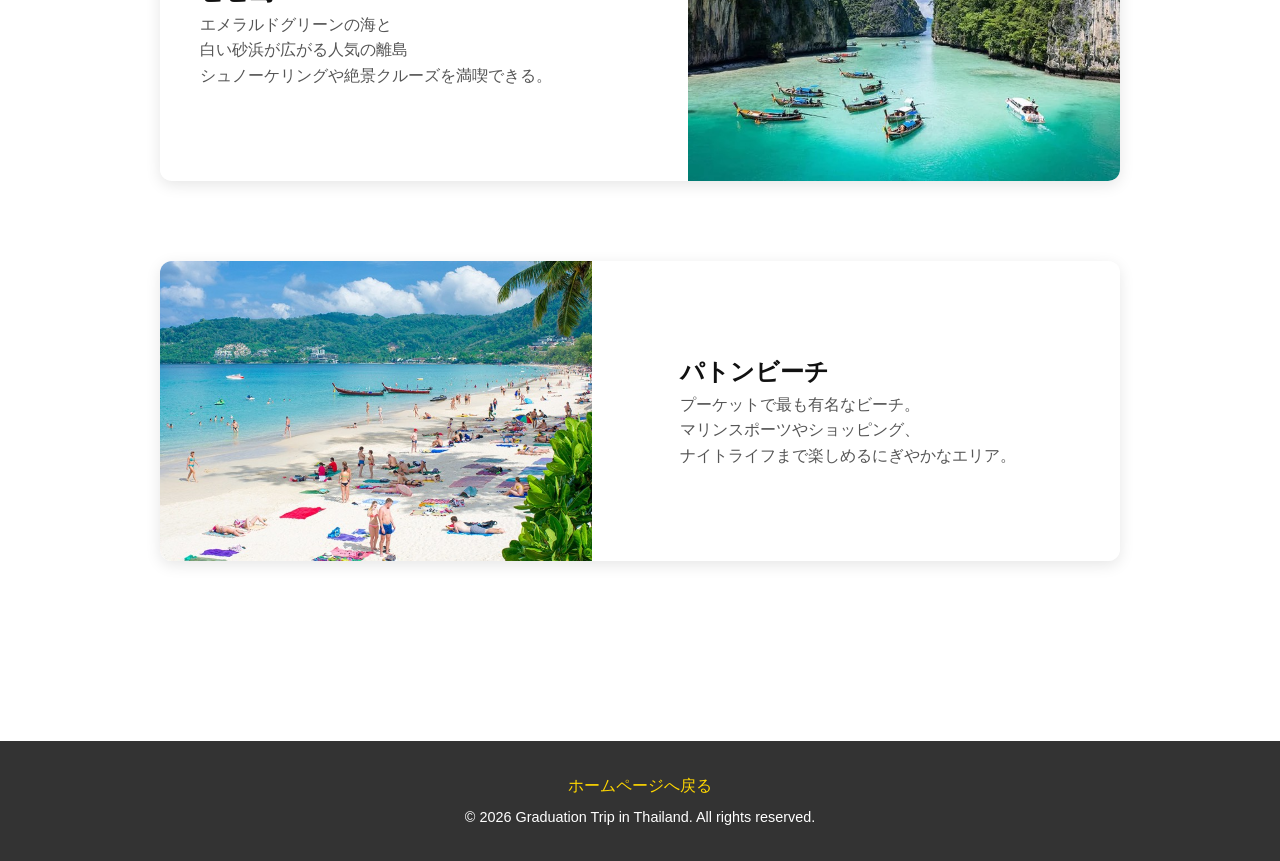
<file: all/html/tai/phuket.html>
<!DOCTYPE html>
<html lang="ja">
<head>
    <meta charset="UTF-8">
    <meta name="viewport" content="width=device-width, initial-scale=1.0">
    <title>Phuket プーケット</title>
    <link rel="stylesheet" href="../../css/tai/phuket.css">
</head>
<body>
    <nav class="navbar">
        <div class="nav-container">
            <a href="../../index.html" class="nav-logo">Home</a>
            <ul class="nav-menu">
                <li class="nav-item"><a href="tai_main.html" class="nav-link">Thailand Website</a></li>
                <li class="nav-item"><a href="Bangkok.html" class="nav-link">Bangkok</a></li>
                <li class="nav-item"><a href="Chiang_mai.html" class="nav-link">Chiang Mai</a></li>
            </ul>
        </div>
    </nav>

    <section class="hero" id="home">
        <h1>phuket</h1>
        <h2>おすすめ観光地</h2>
        <div class="spot-container">
            <article class="spot-item">
                <div class="spot-image">
                    <img src="../../photo/tai/phuket_image/old_phuket_town.jpg" alt="オールド・プーケット・タウン">
                </div>
                <div class="spot-text">
                    <h3>オールド・プーケット・タウン</h3>
                    <p>
                        カラフルな建物が並ぶレトロな街並みが魅力。<br>
                        おしゃれなカフェや雑貨店も多く、<br>
                        街歩きや写真撮影を楽しめる。
                    </p>
                </div>
            </article>

            <article class="spot-item">
                <div class="spot-image">
                    <img src="../../photo/tai/phuket_image/puronterpu.jpg" alt="プロンテープ岬">
                </div>
                <div class="spot-text">
                    <h3>プロンテープ岬</h3>
                    <p>
                        プーケットを代表する夕陽スポット。<br>
                        広大な海に沈む美しいサンセットを<br>
                        眺めることができる。
                    </p>
                </div>
            </article>
            
            <article class="spot-item">
                <div class="spot-image">
                    <img src="../../photo/tai/phuket_image/tilbamarket.jpg" alt="チルバマーケット">
                </div>
                <div class="spot-text">
                    <h3>チルバマーケット</h3>
                    <p>
                        タイグルメの食べ歩きやショッピング<br>
                        が楽しめる活気溢れる夜市。<br>
                        ローカルな雰囲気を味わえるのも魅力。
                    </p>
                </div>
            </article>

            <article class="spot-item">
                <div class="spot-image">
                    <img src="../../photo/tai/phuket_image/pipi_island.jpg" alt="ピピ島">
                </div>
                <div class="spot-text">
                    <h3>ピピ島</h3>
                    <p>
                        エメラルドグリーンの海と<br>
                        白い砂浜が広がる人気の離島<br>
                        シュノーケリングや絶景クルーズを満喫できる。
                    </p>
                </div>
            </article>

            <article class="spot-item">
                <div class="spot-image">
                    <img src="../../photo/tai/phuket_image/panton_beach.jpg" alt="パトンビーチ">
                </div>
                <div class="spot-text">
                    <h3>パトンビーチ</h3>
                    <p>
                        プーケットで最も有名なビーチ。<br>
                        マリンスポーツやショッピング、<br>
                        ナイトライフまで楽しめるにぎやかなエリア。
                    </p>
                </div>
            </article>
        </div>
    </section>
    <footer>
        <a href="../../index.html">ホームページへ戻る</a>
        <p>&copy; 2026 Graduation Trip in Thailand. All rights reserved.</p>
    </footer>
</body>
</html>
</file>
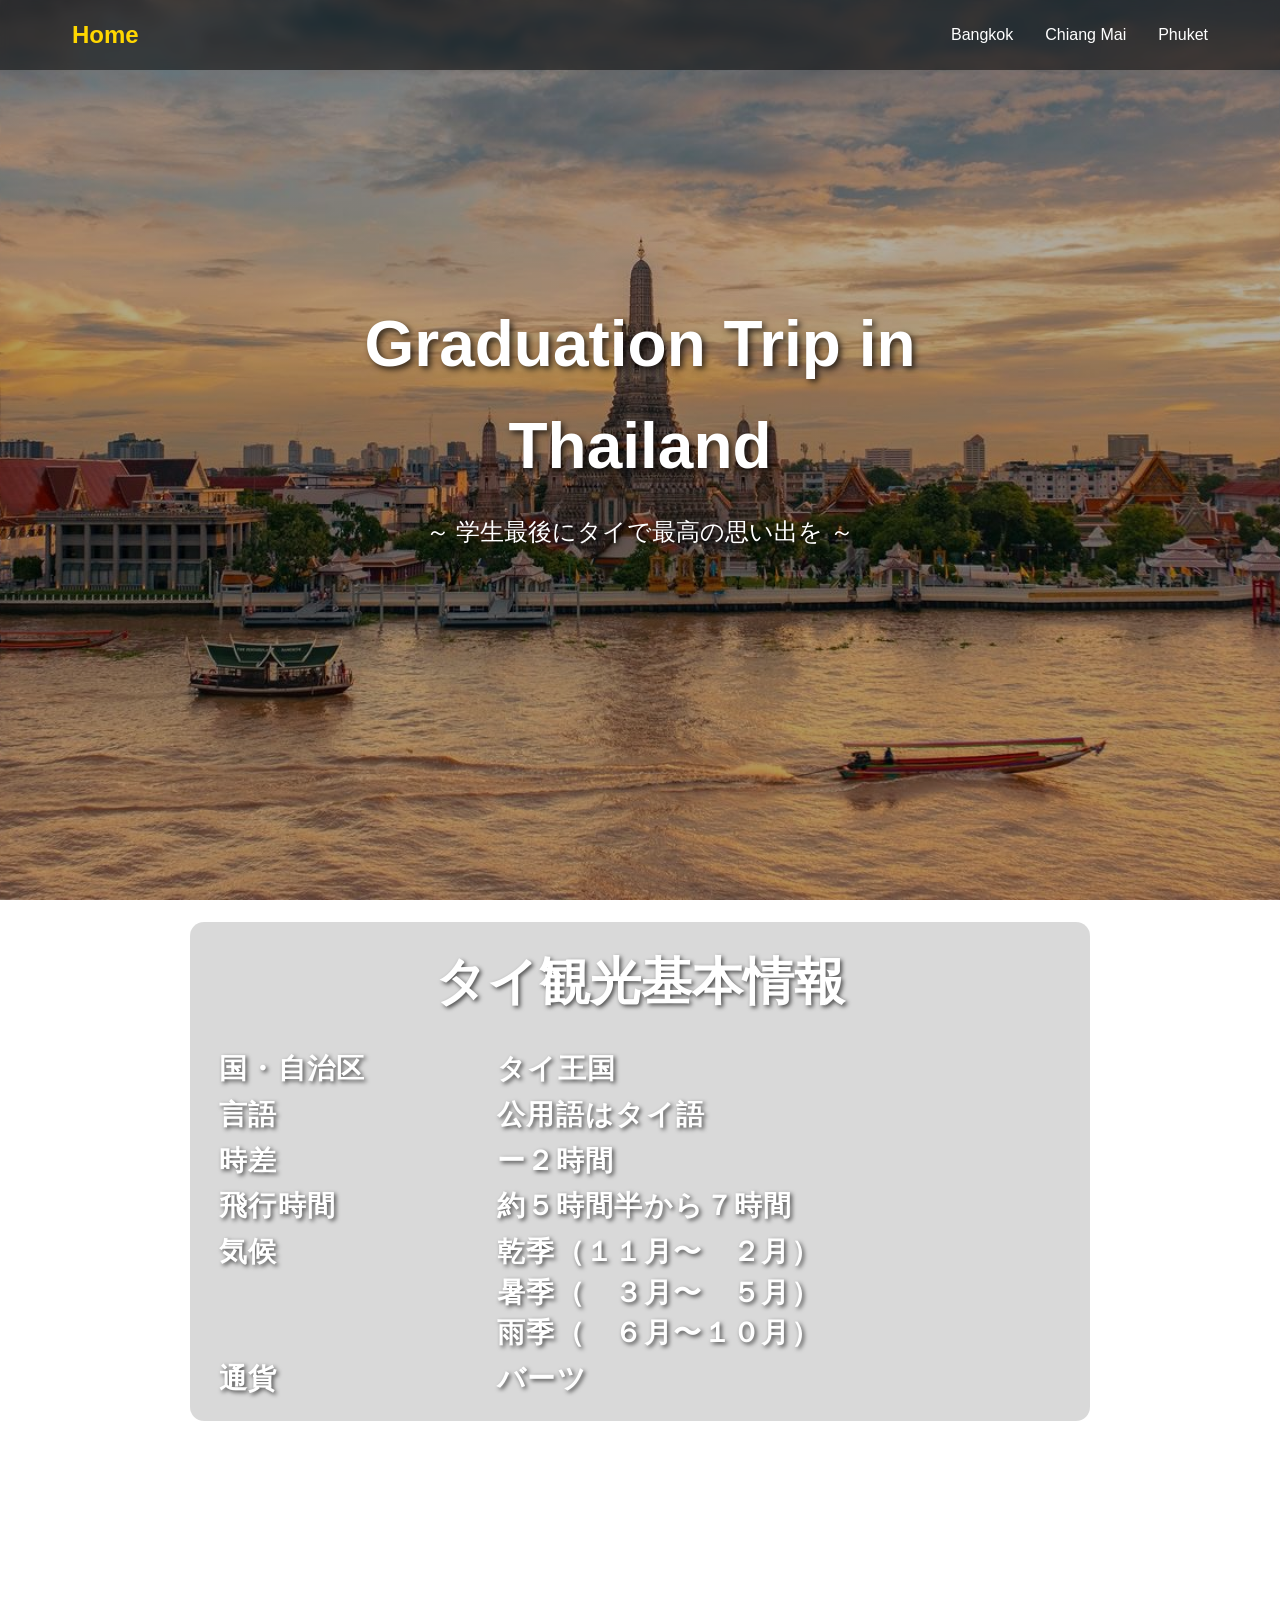
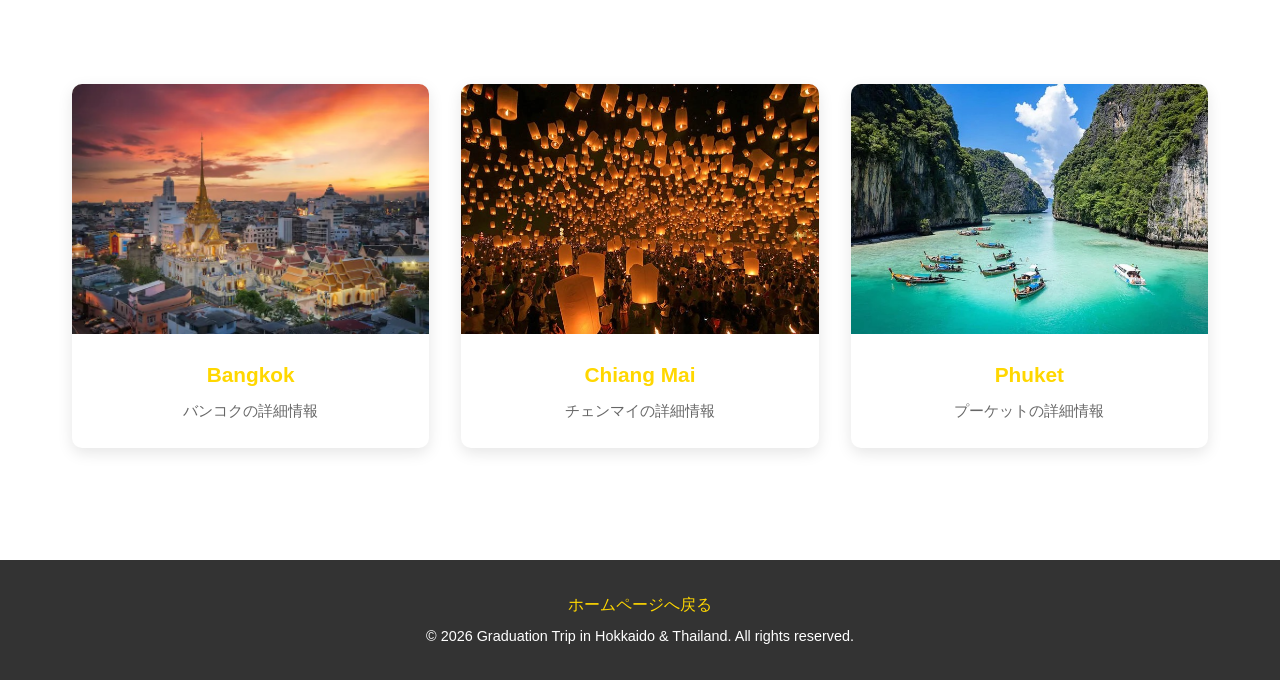
<file: all/html/tai/tai_main.html>
<!DOCTYPE html>
<html lang="ja">
<head>
    <meta charset="UTF-8">
    <meta name="viewport" content="width=device-width, initial-scale=1.0">
    <title>Graduation Trip in Thailand</title>
    <link rel="stylesheet" href="../../css/tai/tai.css">
</head>
<body>
    <!-- ナビゲーションバー -->
    <nav class="navbar">
        <div class="nav-container">
            <a href="/T_proITweb/all/index.html" class="nav-logo">Home</a>
            <ul class="nav-menu">
                <li class="nav-item"><a href="Bangkok.html" class="nav-link">Bangkok</a></li>
                <li class="nav-item"><a href="Chiang_mai.html" class="nav-link">Chiang Mai</a></li>
                <li class="nav-item"><a href="phuket.html" class="nav-link">Phuket</a></li>
            </ul>
        </div>
    </nav>

    <!-- ヒーローセクション -->
    <section class="hero" id="home">
        <div class="hero-content">
            <h1 class="hero-title">Graduation Trip in Thailand</h1>
            <p class="hero-subtitle">～ 学生最後にタイで最高の思い出を ～</p>
            
        </div>
        <!-- ここから下に基本情報を記入 -->
        <div class="hero-information">
            <h1 class="hero-info-title">タイ観光基本情報</h1>
            <div class="info-main">
                <table class="info-table">
                    <tbody>
                        <tr>
                            <th>国・自治区</th>
                            <td>タイ王国</td>
                        </tr>
                        <tr>
                            <th>言語</th>
                            <td>公用語はタイ語</td>
                        </tr>
                        <tr>
                            <th>時差</th>
                            <td>ー２時間</td>
                        </tr>
                        <tr>
                            <th>飛行時間</th>
                            <td>約５時間半から７時間</td>
                        </tr>
                        <tr>
                            <th>気候</th>
                            <td>乾季（１１月〜　２月）<br>暑季（　３月〜　５月）<br>雨季（　６月〜１０月）</td>
                        </tr>
                        <tr>
                            <th>通貨</th>
                            <td>バーツ</td>
                        </tr>
                    </tbody>
                </table>
            </div>
        </div>
        <!-- ここまで -->
    </section>

    <!-- 目的地セクション -->
    <section class="destinations" id="destinations">
        <a href="Bangkok.html" class="nav-link">
            <div class="destination-card">
                <img src="../../photo/tai/Bangkok/Bangkok_1.jpg" alt="Bangkok">
                <div class="destination-info">
                    <h3>Bangkok</h3>
                    <p>バンコクの詳細情報</p>
                </div>
            </div>
        </a>
        <a href="Chiang_mai.html" class="nav-link">
            <div class="destination-card">
                <img src="../../photo/tai/Chiang_mai/tyenmai_komuro_festibal.jpg" alt="Chiang Mai">
                <div class="destination-info">
                    <h3>Chiang Mai</h3>
                    <p>チェンマイの詳細情報</p>
                </div>
            </div>
        </a>
        <a href="phuket.html" class="nav-link">
            <div class="destination-card">
                <img src="../../photo/tai/phuket_image/pipi_island.jpg" alt="Phuket">
                <div class="destination-info">
                    <h3>Phuket</h3>
                    <p>プーケットの詳細情報</p>
                </div>
            </div>
        </a>
    </section>

    <!-- フッター -->
    <footer>
        <a href="../../index.html">ホームページへ戻る</a>
        <p>&copy; 2026 Graduation Trip in Hokkaido & Thailand. All rights reserved.</p>
    </footer>
</body>
</html>
</file>
<file: all/css/style.css>
@charset "UTF-8";
* {
            margin: 0;
            padding: 0;
            box-sizing: border-box;
        }
 
        html {
            scroll-behavior: smooth;
        }
 
        body {
            font-family: 'Segoe UI', 'Hiragino Sans', 'Noto Sans JP', sans-serif;
            background: linear-gradient(135deg, #faf8f3 0%, #f5f0e8 100%);
            color: #2c2c2c;
            line-height: 1.6;
            min-height: 100vh;
            display: flex;
            flex-direction: column;
        }
 
        /* ===== ヘッダー ===== */
        header {
            padding: 60px 20px;
            text-align: center;
            background: linear-gradient(180deg, rgba(255, 255, 255, 0.7) 0%, rgba(255, 255, 255, 0.3) 100%);
            border-bottom: 1px solid rgba(0, 0, 0, 0.05);
            position: relative;
            overflow: hidden;
        }
 
        header::before {
            content: '';
            position: absolute;
            top: -50%;
            right: -10%;
            width: 500px;
            height: 500px;
            background: radial-gradient(circle, rgba(255, 193, 7, 0.08) 0%, transparent 70%);
            border-radius: 50%;
            pointer-events: none;
        }
 
        header::after {
            content: '';
            position: absolute;
            bottom: -30%;
            left: -10%;
            width: 400px;
            height: 400px;
            background: radial-gradient(circle, rgba(25, 103, 210, 0.08) 0%, transparent 70%);
            border-radius: 50%;
            pointer-events: none;
        }
 
        h1 {
            position: relative;
            z-index: 1;
        }
 
        .ti {
            font-size: 48px;
            font-weight: 700;
            margin-bottom: 40px;
            letter-spacing: 0.05em;
            background: linear-gradient(135deg, #1967d2 0%, #ffc107 100%);
            -webkit-background-clip: text;
            -webkit-text-fill-color: transparent;
            background-clip: text;
            font-family: 'Courier New', 'Hiragino Sans', monospace;
            font-style: italic;
        }
 
        /* ===== リンク コンテナ ===== */
        .destination-container {
            display: grid;
            grid-template-columns: 1fr 1fr;
            gap: 40px;
            margin-top: 30px;
            max-width: 800px;
            margin-left: auto;
            margin-right: auto;
        }
 
        .hokkaido_title,
        .tai_title {
            text-decoration: none;
            padding: 40px 30px;
            border-radius: 12px;
            font-size: 32px;
            font-weight: 700;
            transition: all 0.3s ease;
            position: relative;
            overflow: hidden;
            display: flex;
            align-items: center;
            justify-content: center;
            min-height: 200px;
            box-shadow: 0 4px 12px rgba(0, 0, 0, 0.08);
        }
 
        .hokkaido_title {
            background: linear-gradient(135deg, #e3f2fd 0%, #bbdefb 100%);
            color: #1967d2;
            border: 2px solid #1967d2;
        }
 
        .hokkaido_title::before {
            content: '';
            position: absolute;
            left: 20px;
            font-size: 48px;
            opacity: 0.3;
        }
 
        .hokkaido_title:hover {
            background: linear-gradient(135deg, #1967d2 0%, #1565c0 100%);
            color: white;
            transform: translateY(-4px);
            box-shadow: 0 8px 24px rgba(25, 103, 210, 0.3);
        }
 
        .tai_title {
            background: linear-gradient(135deg, #fff8e1 0%, #ffe0b2 100%);
            color: #f57f17;
            border: 2px solid #ffc107;
        }
 
        .tai_title::before {
            content: '';
            position: absolute;
            right: 20px;
            font-size: 48px;
            opacity: 0.3;
        }
 
        .tai_title:hover {
            background: linear-gradient(135deg, #ffc107 0%, #ff8f00 100%);
            color: white;
            transform: translateY(-4px);
            box-shadow: 0 8px 24px rgba(255, 193, 7, 0.3);
        }
 
        /* ===== フッター ===== */
        footer {
            margin-top: auto;
            padding: 40px 20px;
            background: linear-gradient(180deg, rgba(255, 255, 255, 0.5) 0%, rgba(255, 255, 255, 0.2) 100%);
            border-top: 1px solid rgba(0, 0, 0, 0.05);
            text-align: center;
            font-size: 14px;
            color: #666;
        }
 
        footer a {
            color: #1967d2;
            text-decoration: none;
            font-weight: 600;
            transition: color 0.2s;
            display: inline-block;
            margin-bottom: 15px;
        }
 
        footer a:hover {
            color: #ffc107;
        }
 
        footer p {
            font-size: 12px;
            margin-top: 15px;
            color: #999;
        }
           @media (max-width: 768px) {
            .ti {
                font-size: 32px;
                margin-bottom: 30px;
            }
 
            .destination-container {
                grid-template-columns: 1fr;
                gap: 25px;
                padding: 0 15px;
            }
 
            .hokkaido_title,
            .tai_title {
                font-size: 24px;
                padding: 30px 20px;
                min-height: 150px;
            }
 
            header {
                padding: 40px 20px;
            }
        }
 
        @media (max-width: 480px) {
            .ti {
                font-size: 24px;
            }
 
            .hokkaido_title,
            .tai_title {
                font-size: 20px;
                padding: 25px 15px;
                min-height: 120px;
            }
 
            .hokkaido_title::before,
            .tai_title::before {
                font-size: 32px;
            }
        }
   
        body.destination-bg {
            background-position: center;
            background-size: cover;
            background-repeat: no-repeat;
            background-attachment: fixed;
            transition: background-image 0.3s ease;
        }

        body.bg-hokkaido {
            background-image:
                linear-gradient(rgba(255, 255, 255, 0.35), rgba(255, 255, 255, 0.35)),
                url("../photo/hokkaido/istockphoto-942199658-612x612.jpg");
        }

        body.bg-tai {
            background-image:
                linear-gradient(rgba(255, 255, 255, 0.35), rgba(255, 255, 255, 0.35)),
                url("../photo/tai/tai.jpg");
        }
</file>
<file: all/css/hokkaido/destination.css>
.header-band {
  /* 画面の一番上に固定 */
  position: fixed;
  top: 0;
  left: 0;
  
  /* 幅と高さ */
  width: 100%;
  height: 50px;
  
  /* 白い背景色 */
  background-color: #ffffff;
  
  /* 他の要素より手前に表示する */
  z-index: 9999;
}

/* 帯の後ろに本文が隠れないようにするための余白調整 */
body {
  margin-top: 60px; /* .header-bandの高さと同じにする */
}
</file>
<file: all/css/hokkaido/hokkaido.css>
@charset "UTF-8";
* {
    margin: 0;
    padding: 0;
    box-sizing: border-box;
}

body {
    font-family: 'Arial', sans-serif;
    line-height: 1.6;
    color: #333;
}

/* ナビゲーションバー */
.navbar {
    position: fixed;
    top: 0;
    width: 100%;
    background: rgba(0, 0, 0, 0.5);
    padding: 1rem 0;
    z-index: 1000;
    backdrop-filter: blur(5px);
}

.nav-container {
    max-width: 1200px;
    margin: 0 auto;
    display: flex;
    justify-content: space-between;
    align-items: center;
    padding: 0 2rem;
}

.nav-logo {
    color: #FFD700;
    font-size: 1.5rem;
    font-weight: bold;
    text-decoration: none;
}

.nav-menu {
    display: flex;
    list-style: none;
    gap: 2rem;
}

.nav-item {
    display: inline;
}

.nav-link {
    color: #fff;
    text-decoration: none;
    font-size: 1rem;
    transition: color 0.3s ease;
}

.nav-link:hover {
    color: #FFD700;
}

/* ヒーローセクション */
.hero {
    min-height: 180vh;
    background: linear-gradient(rgba(0, 0, 0, 0.3), rgba(0, 0, 0, 0.3)), 
                url('../../photo/hokkaido/istockphoto-942199658-612x612.jpg') center/cover;
    background-attachment: fixed;
    display: flex;
    flex-direction: column;
    align-items: center;
    justify-content: center;
    padding: 110px 2rem 3rem;
    position: relative;
    overflow: hidden;
}

.hero-content {
    text-align: center;
    color: #fff;
    z-index: 10;
    padding: 2rem;
    width: 100%;
    max-width: 800px;
    margin: 0 auto;
}

.hero-title {
    font-size: 4rem;
    font-weight: bold;
    margin-bottom: 1rem;
    text-shadow: 3px 3px 6px rgba(0, 0, 0, 0.7);
    animation: fadeInDown 1s ease-in-out;
}

.hero-subtitle {
    font-size: 1.5rem;
    margin-bottom: 2rem;
    text-shadow: 2px 2px 4px rgba(0, 0, 0, 0.7);
    animation: fadeInUp 1s ease-in-out;
}

.hero-information {
    width: min(900px, 100%);
    margin: 34vh auto 0;
    padding: 1.2rem 1.8rem;
    border-radius: 14px;
    background: rgba(0, 0, 0, 0.15);
    color: #fff;
    text-align: center;
    text-shadow: 2px 2px 4px rgba(0, 0, 0, 0.65);
}

.hero-info-title {
    font-size: clamp(2.4rem, 5vw, 4.2rem);
    font-weight: 700;
    text-align: center;
    margin-bottom: 1.5rem;
}

.info-table {
    width: min(860px, 100%);
    margin: 0 auto;
    border-collapse: collapse;
}

.info-table th,
.info-table td {
    font-size: clamp(1.7rem, 2.6vw, 3rem);
    font-weight: 700;
    line-height: 1.45;
    letter-spacing: 0.05em;
    text-align: left;
    vertical-align: top;
    padding: 0.15rem 0;
}

.info-table th {
    width: 33%;
    white-space: nowrap;
    padding-right: 1.4rem;
}

.info-table td {
    width: 67%;
}

.see-more-btn {
    background-color: #FFD700;
    color: #000;
    border: none;
    padding: 0.8rem 2rem;
    font-size: 1rem;
    font-weight: bold;
    border-radius: 5px;
    cursor: pointer;
    transition: all 0.3s ease;
    animation: fadeInUp 1.2s ease-in-out;
}

.see-more-btn:hover {
    background-color: #FFC700;
    transform: scale(1.05);
    box-shadow: 0 5px 15px rgba(255, 215, 0, 0.4);
}

/* ヒーロー画像カード */
.hero-images {
    position: absolute;
    right: 1.2rem;
    bottom: 1.2rem;
    display: flex;
    gap: 1rem;
    flex-wrap: wrap;
    justify-content: flex-end;
    max-width: 800px;
    z-index: 11;
}

.hero-image-card {
    position: relative;
    border-radius: 10px;
    overflow: hidden;
    box-shadow: 0 8px 20px rgba(0, 0, 0, 0.4);
    transition: transform 0.3s ease;
}

.hero-image-card:hover {
    transform: translateY(-10px);
}

.hero-image-card img {
    width: 200px;
    height: 200px;
    object-fit: cover;
    display: block;
}

.image-label {
    position: absolute;
    bottom: 0;
    left: 0;
    right: 0;
    background: rgba(0, 0, 0, 0.7);
    color: #fff;
    padding: 0.5rem;
    text-align: center;
    font-weight: bold;
}

/* 目的地セクション */
.destinations {
    padding: 4rem 2rem;
    max-width: 1200px;
    margin: 0 auto;
    display: grid;
    grid-template-columns: repeat(auto-fit, minmax(300px, 1fr));
    gap: 2rem;
}

.destination-card {
    background: #fff;
    border-radius: 10px;
    overflow: hidden;
    box-shadow: 0 5px 15px rgba(0, 0, 0, 0.1);
    transition: transform 0.3s ease, box-shadow 0.3s ease;
}

.destination-card:hover {
    transform: translateY(-5px);
    box-shadow: 0 10px 25px rgba(0, 0, 0, 0.2);
}

.destination-card img {
    width: 100%;
    height: 250px;
    object-fit: cover;
    display: block;
}

.destination-info {
    padding: 1.5rem;
    text-align: center;
}

.destination-info h3 {
    color: #FFD700;
    margin-bottom: 0.5rem;
    font-size: 1.3rem;
}

.destination-info p {
    color: #666;
    font-size: 0.95rem;
}

/* フッター */
footer {
    background-color: #333;
    color: #fff;
    text-align: center;
    padding: 2rem;
    margin-top: 3rem;
}

footer a {
    color: #FFD700;
    text-decoration: none;
    transition: color 0.3s ease;
}

footer a:hover {
    color: #FFC700;
    text-decoration: underline;
}

footer p {
    margin-top: 0.5rem;
    font-size: 0.9rem;
}

/* アニメーション */
@keyframes fadeInDown {
    from {
        opacity: 0;
        transform: translateY(-30px);
    }
    to {
        opacity: 1;
        transform: translateY(0);
    }
}

@keyframes fadeInUp {
    from {
        opacity: 0;
        transform: translateY(30px);
    }
    to {
        opacity: 1;
        transform: translateY(0);
    }
}

/* レスポンシブ対応 */
@media (max-width: 768px) {
    .hero-title {
        font-size: 2.5rem;
    }

    .hero-subtitle {
        font-size: 1.2rem;
    }

    .nav-menu {
        gap: 1rem;
    }

    .nav-link {
        font-size: 0.9rem;
    }

    .hero {
        min-height: 155vh;
        padding: 96px 1.3rem 2rem;
    }

    .hero-content {
        padding: 1.4rem 0.8rem;
    }

    .hero-info-title {
        margin-bottom: 1.2rem;
    }

    .hero-information {
        margin-top: 24vh;
        padding: 1rem 1.1rem;
    }

    .info-table th,
    .info-table td {
        line-height: 1.4;
    }
}

@media (max-width: 480px) {
    .hero-title {
        font-size: 1.8rem;
    }

    .hero-subtitle {
        font-size: 1rem;
    }

    .nav-container {
        padding: 0 1rem;
    }

    .nav-menu {
        flex-direction: column;
        gap: 0.5rem;
    }

    .hero-image-card img {
        width: 100px;
        height: 100px;
    }

    .hero {
        min-height: 145vh;
        padding: 88px 1rem 1.6rem;
    }

    .hero-content {
        padding: 1rem 0.4rem;
    }

    .info-table th,
    .info-table td {
        font-size: clamp(1.2rem, 7vw, 1.8rem);
        letter-spacing: 0.02em;
    }

    .info-table th {
        width: 38%;
        padding-right: 0.8rem;
    }

    .info-table td {
        width: 62%;
    }

    .hero-information {
        margin-top: 20vh;
    }
}
</file>
<file: all/css/hokkaido/hokkaido_mesi.css>
.header-band {
  /* 画面の一番上に固定 */
  position: fixed;
  top: 0;
  left: 0;
  
  /* 幅と高さ */
  width: 100%;
  height: 50px;
  
  /* 白い背景色 */
  background-color: #ffffff;
  
  /* 他の要素より手前に表示する */
  z-index: 9999;
}

/* 帯の後ろに本文が隠れないようにするための余白調整 */
body {
  margin-top: 60px; /* .header-bandの高さと同じにする */
  background-color: #fff8e7;
}
</file>
<file: all/css/tai/Bangkok.css>
@charset "UTF-8";
* {
    margin: 0;
    padding: 0;
    box-sizing: border-box;
}

body {
    font-family: 'Arial', sans-serif;
    line-height: 1.6;
    color: #333;
}

.navbar {
    position: fixed;
    top: 0;
    width: 100%;
    background: rgba(0, 0, 0, 0.5);
    padding: 1rem 0;
    z-index: 1000;
    backdrop-filter: blur(5px);
}

.nav-container {
    max-width: 1200px;
    margin: 0 auto;
    display: flex;
    justify-content: space-between;
    align-items: center;
    padding: 0 2rem;
}

.nav-logo {
    color: #FFD700;
    font-size: 1.5rem;
    font-weight: bold;
    text-decoration: none;
}

.nav-menu {
    display: flex;
    list-style: none;
    gap: 2rem;
}

.nav-item {
    display: inline;
}

.nav-link {
    color: #fff;
    text-decoration: none;
    font-size: 1rem;
    transition: color 0.3s ease;
}

.nav-link:hover {
    color: #FFD700;
}
/* --body-- */

.bangkok-hero {
    min-height: 100vh;
    padding: 118px 5vw 72px;
    background: linear-gradient(rgba(0, 0, 0, 0.5), rgba(0, 0, 0, 0.42)),
        url("../../photo/tai/Bangkok/Bangkok_3.jpg") center/cover no-repeat;
}

.bangkok-hero h1 {
    max-width: 1200px;
    margin: 0 auto;
    color: #ffffff;
    font-size: clamp(2.5rem, 4.6vw, 4.3rem);
    font-weight: 800;
    text-shadow: 0 3px 8px rgba(0, 0, 0, 0.68);
}

.bangkok-hero h2 {
    max-width: 1200px;
    margin: 28px auto 38px;
    color: #d8d6c4;
    font-size: clamp(2rem, 4vw, 3.4rem);
    font-weight: 800;
    text-align: center;
    text-shadow: 0 3px 7px rgba(0, 0, 0, 0.62);
}

.spot-list {
    max-width: 1200px;
    margin: 0 auto;
    display: flex;
    flex-direction: column;
    gap: 32px;
}

.spot-item {
    display: grid;
    grid-template-columns: minmax(250px, 430px) 1fr;
    align-items: center;
    column-gap: clamp(22px, 5vw, 88px);
}

.spot-item:nth-child(even) {
    grid-template-columns: 1fr minmax(250px, 430px);
}

.spot-item:nth-child(even) .spot-image {
    order: 2;
}

.spot-item:nth-child(even) .spot-text {
    order: 1;
}

.spot-image {
    border-radius: 15px;
    overflow: hidden;
    box-shadow: 0 16px 34px rgba(0, 0, 0, 0.45);
}

.spot-image img {
    width: 100%;
    aspect-ratio: 16 / 9;
    object-fit: cover;
    display: block;
}

.spot-text h3 {
    margin-bottom: 8px;
    color: #ffffff;
    font-size: clamp(1.8rem, 2.9vw, 3rem);
    font-weight: 800;
    text-shadow: 0 2px 6px rgba(0, 0, 0, 0.72);
}

.spot-text p {
    color: #ffffff;
    font-size: clamp(1rem, 1.35vw, 1.32rem);
    font-weight: 700;
    line-height: 1.55;
    text-shadow: 0 2px 6px rgba(0, 0, 0, 0.7);
}

@media (max-width: 900px) {
    .bangkok-hero {
        padding: 102px 18px 58px;
    }

    .bangkok-hero h2 {
        margin-bottom: 26px;
    }

    .spot-item,
    .spot-item:nth-child(even) {
        grid-template-columns: 1fr;
        row-gap: 12px;
    }

    .spot-item:nth-child(even) .spot-image,
    .spot-item:nth-child(even) .spot-text {
        order: initial;
    }

    .spot-text {
        text-align: left;
    }
}

@media (max-width: 560px) {
    .bangkok-hero {
        padding: 96px 14px 48px;
    }

    .spot-list {
        gap: 24px;
    }

    .spot-image {
        border-radius: 12px;
    }
}



/* --footer-- */
footer {
    background-color: #333;
    color: #fff;
    text-align: center;
    padding: 2rem;
}

footer a {
    color: #FFD700;
    text-decoration: none;
    transition: color 0.3s ease;
}

footer a:hover {
    color: #FFC700;
    text-decoration: underline;
}

footer p {
    margin-top: 0.5rem;
    font-size: 0.9rem;
}

/* アニメーション */
@keyframes fadeInDown {
    from {
        opacity: 0;
        transform: translateY(-30px);
    }
    to {
        opacity: 1;
        transform: translateY(0);
    }
}

@keyframes fadeInUp {
    from {
        opacity: 0;
        transform: translateY(30px);
    }
    to {
        opacity: 1;
        transform: translateY(0);
    }
}

/* レスポンシブ対応 */
@media (max-width: 768px) {
    .hero-title {
        font-size: 2.5rem;
    }

    .hero-subtitle {
        font-size: 1.2rem;
    }

    .hero-images {
        position: static;
        margin-top: 2rem;
        justify-content: center;
    }

    .hero-image-card img {
        width: 150px;
        height: 150px;
    }

    .nav-menu {
        gap: 1rem;
    }

    .nav-link {
        font-size: 0.9rem;
    }
}

@media (max-width: 480px) {
    .hero-title {
        font-size: 1.8rem;
    }

    .hero-subtitle {
        font-size: 1rem;
    }

    .nav-container {
        padding: 0 1rem;
    }

    .nav-menu {
        flex-direction: column;
        gap: 0.5rem;
    }

    .hero-image-card img {
        width: 100px;
        height: 100px;
    }
}
</file>
<file: all/css/tai/chiang_mai.css>
@charset "UTF-8";
* {
    margin: 0;
    padding: 0;
    box-sizing: border-box;
}

body {
    font-family: 'Arial', sans-serif;
    line-height: 1.6;
    color: #333;
}

.navbar {
    position: fixed;
    top: 0;
    width: 100%;
    background: rgba(0, 0, 0, 0.5);
    padding: 1rem 0;
    z-index: 1000;
    backdrop-filter: blur(5px);
}

.nav-container {
    max-width: 1200px;
    margin: 0 auto;
    display: flex;
    justify-content: space-between;
    align-items: center;
    padding: 0 2rem;
}

.nav-logo {
    color: #FFD700;
    font-size: 1.5rem;
    font-weight: bold;
    text-decoration: none;
}

.nav-menu {
    display: flex;
    list-style: none;
    gap: 2rem;
}

.nav-item {
    display: inline;
}

.nav-link {
    color: #fff;
    text-decoration: none;
    font-size: 1rem;
    transition: color 0.3s ease;
}

.nav-link:hover {
    color: #FFD700;
}
/* --body-- */
section{
    background-image: url("../../photo/tai/Chiang_mai/heikei_2.jpg");
    background-size: cover;
    background-position: center;
    color: white;
    padding: 50px 0;
}

h1{
    font-size: 60px;
    margin-left: 40px;
}

h2{
    text-align: center;
    font-size: 45px;
    margin-bottom: 70px;
}

h3{
    font-size: 30px;
    margin-bottom: 20px;
}

.spot-container{
    width: 90%;
    margin: auto;
}

.spot-item{
    display: flex;
    align-items: center;
    justify-content: center;
    gap: 60px;
    margin: 80px 0;
}

.left{
    flex-direction: row;
}

.right{
    display: flex;
}

.spot-item img{
    width: 430px;
    height: 280px;
    object-fit: cover;
    border-radius: 20px;
}

.spot-text{
    width: 45%;
    text-align: center;
}

.spot-text p{
    line-height: 1.8;
    font-size: 18px;
}

/* --footer-- */
footer {
    background-color: #333;
    color: #fff;
    text-align: center;
    padding: 2rem;
}

footer a {
    color: #FFD700;
    text-decoration: none;
    transition: color 0.3s ease;
}

footer a:hover {
    color: #FFC700;
    text-decoration: underline;
}

footer p {
    margin-top: 0.5rem;
    font-size: 0.9rem;
}

/* アニメーション */
@keyframes fadeInDown {
    from {
        opacity: 0;
        transform: translateY(-30px);
    }
    to {
        opacity: 1;
        transform: translateY(0);
    }
}

@keyframes fadeInUp {
    from {
        opacity: 0;
        transform: translateY(30px);
    }
    to {
        opacity: 1;
        transform: translateY(0);
    }
}

/* レスポンシブ対応 */
@media (max-width: 768px) {
    .hero-title {
        font-size: 2.5rem;
    }

    .hero-subtitle {
        font-size: 1.2rem;
    }

    .hero-images {
        position: static;
        margin-top: 2rem;
        justify-content: center;
    }

    .hero-image-card img {
        width: 150px;
        height: 150px;
    }

    .nav-menu {
        gap: 1rem;
    }

    .nav-link {
        font-size: 0.9rem;
    }
}

@media (max-width: 480px) {
    .hero-title {
        font-size: 1.8rem;
    }

    .hero-subtitle {
        font-size: 1rem;
    }

    .nav-container {
        padding: 0 1rem;
    }

    .nav-menu {
        flex-direction: column;
        gap: 0.5rem;
    }

    .hero-image-card img {
        width: 100px;
        height: 100px;
    }
}
</file>
<file: all/css/tai/phuket.css>
@charset "UTF-8";
* {
    margin: 0;
    padding: 0;
    box-sizing: border-box;
}

body {
    font-family: 'Arial', sans-serif;
    line-height: 1.6;
    color: #333;
}

.navbar {
    position: fixed;
    top: 0;
    width: 100%;
    background: rgba(0, 0, 0, 0.5);
    padding: 1rem 0;
    z-index: 1000;
    backdrop-filter: blur(5px);
}

.nav-container {
    max-width: 1200px;
    margin: 0 auto;
    display: flex;
    justify-content: space-between;
    align-items: center;
    padding: 0 2rem;
}

.nav-logo {
    color: #FFD700;
    font-size: 1.5rem;
    font-weight: bold;
    text-decoration: none;
}

.nav-menu {
    display: flex;
    list-style: none;
    gap: 2rem;
}

.nav-item {
    display: inline;
}

.nav-link {
    color: #fff;
    text-decoration: none;
    font-size: 1rem;
    transition: color 0.3s ease;
}

.nav-link:hover {
    color: #FFD700;
}
/* --body-- */

body {
    margin: 0;
    padding: 0;
    font-family: 'Helvetica Neue', Arial, sans-serif;
    color: #333;
    
    background-image: url('../../photo/tai/phuket_image/back.jpg');
    background-size: cover;          
    background-position: center;    
    background-attachment: fixed;   
}


h1 {
    font-size: 3.5rem;  
    margin: 80px 0 0 40px; 
    color: #fff;         
    text-shadow: 2px 2px 4px rgba(0,0,0,0.4); 
}

h2 {
    font-size: 2rem;
    text-align: center;  
    margin: 60px 0;      
    color: #fff;
    text-shadow: 2px 2px 4px rgba(0,0,0,0.4);
}

.spot-container {
    max-width: 1000px;   
    margin: 0 auto;      
    padding: 0 20px 100px 20px;
}


.spot-item {
    display: flex;      
    align-items: center; 
    justify-content: space-between; 
    margin-bottom: 80px; 
    background: rgba(255, 255, 255, 0.85); 
    border-radius: 12px; 
    overflow: hidden;    
    box-shadow: 0 4px 15px rgba(0,0,0,0.1); 
}

.spot-item:nth-child(even) {
    flex-direction: row-reverse; 
}


.spot-image {
    width: 45%;
    height: 300px;
}

.spot-image img {
    width: 100%;
    height: 100%;
    object-fit: cover;
}


.spot-text {
    width: 50%;
    padding: 40px; 
    box-sizing: border-box;
}

.spot-text h3 {
    font-size: 1.5rem;
    margin-top: 0;
    color: #111;
}

.spot-text p {
    font-size: 1rem;
    line-height: 1.6;
    color: #555;
}



/* --footer-- */
footer {
    background-color: #333;
    color: #fff;
    text-align: center;
    padding: 2rem;
}

footer a {
    color: #FFD700;
    text-decoration: none;
    transition: color 0.3s ease;
}

footer a:hover {
    color: #FFC700;
    text-decoration: underline;
}

footer p {
    margin-top: 0.5rem;
    font-size: 0.9rem;
}

/* アニメーション */
@keyframes fadeInDown {
    from {
        opacity: 0;
        transform: translateY(-30px);
    }
    to {
        opacity: 1;
        transform: translateY(0);
    }
}

@keyframes fadeInUp {
    from {
        opacity: 0;
        transform: translateY(30px);
    }
    to {
        opacity: 1;
        transform: translateY(0);
    }
}

/* レスポンシブ対応 */
@media (max-width: 768px) {
    .hero-title {
        font-size: 2.5rem;
    }

    .hero-subtitle {
        font-size: 1.2rem;
    }

    .hero-images {
        position: static;
        margin-top: 2rem;
        justify-content: center;
    }

    .hero-image-card img {
        width: 150px;
        height: 150px;
    }

    .nav-menu {
        gap: 1rem;
    }

    .nav-link {
        font-size: 0.9rem;
    }
}

@media (max-width: 480px) {
    .hero-title {
        font-size: 1.8rem;
    }

    .hero-subtitle {
        font-size: 1rem;
    }

    .nav-container {
        padding: 0 1rem;
    }

    .nav-menu {
        flex-direction: column;
        gap: 0.5rem;
    }

    .hero-image-card img {
        width: 100px;
        height: 100px;
    }
}
</file>
<file: all/css/tai/tai.css>
@charset "UTF-8";
* {
    margin: 0;
    padding: 0;
    box-sizing: border-box;
}

body {
    font-family: 'Arial', sans-serif;
    line-height: 1.6;
    color: #333;
}

/* ナビゲーションバー */
.navbar {
    position: fixed;
    top: 0;
    width: 100%;
    background: rgba(0, 0, 0, 0.5);
    padding: 1rem 0;
    z-index: 1000;
    backdrop-filter: blur(5px);
}

.nav-container {
    max-width: 1200px;
    margin: 0 auto;
    display: flex;
    justify-content: space-between;
    align-items: center;
    padding: 0 2rem;
}

.nav-logo {
    color: #FFD700;
    font-size: 1.5rem;
    font-weight: bold;
    text-decoration: none;
}

.nav-menu {
    display: flex;
    list-style: none;
    gap: 2rem;
}

.nav-item {
    display: inline;
}

.nav-link {
    color: #fff;
    text-decoration: none;
    font-size: 1rem;
    transition: color 0.3s ease;
}

.nav-link:hover {
    color: #FFD700;
}

/* ヒーローセクション */
.hero {
    min-height: 180vh;
    background: linear-gradient(rgba(0, 0, 0, 0.3), rgba(0, 0, 0, 0.3)), 
                url('../../photo/tai/tai.jpg') center/cover;
    background-attachment: fixed;
    display: flex;
    flex-direction: column;
    align-items: center;
    justify-content: center;
    padding: 110px 2rem 3rem;
    position: relative;
    overflow: hidden;
}

.hero-content {
    text-align: center;
    color: #fff;
    z-index: 10;
    padding: 2rem;
    width: 100%;
    max-width: 800px;
    margin: 0 auto;
}

.hero-title {
    font-size: 4rem;
    font-weight: bold;
    margin-bottom: 1rem;
    text-shadow: 3px 3px 6px rgba(0, 0, 0, 0.7);
    animation: fadeInDown 1s ease-in-out;
}

.hero-subtitle {
    font-size: 1.5rem;
    margin-bottom: 2rem;
    text-shadow: 2px 2px 4px rgba(0, 0, 0, 0.7);
    animation: fadeInUp 1s ease-in-out;
}

.hero-information {
    width: min(900px, 100%);
    margin: 34vh auto 0;
    padding: 1.2rem 1.8rem;
    border-radius: 14px;
    background: rgba(0, 0, 0, 0.15);
    color: #fff;
    text-align: center;
    text-shadow: 2px 2px 4px rgba(0, 0, 0, 0.65);
}

.hero-info-title {
    font-size: clamp(2rem, 4vw, 3.4rem);
    font-weight: 700;
    text-align: center;
    margin-bottom: 1.5rem;
}

.info-table {
    width: min(860px, 100%);
    margin: 0 auto;
    border-collapse: collapse;
}

.info-table th,
.info-table td {
    font-size: clamp(1.45rem, 2.2vw, 2.45rem);
    font-weight: 700;
    line-height: 1.45;
    letter-spacing: 0.05em;
    text-align: left;
    vertical-align: top;
    padding: 0.15rem 0;
}

.info-table th {
    width: 33%;
    white-space: nowrap;
    padding-right: 1.4rem;
}

.info-table td {
    width: 67%;
}

.see-more-btn {
    background-color: #FFD700;
    color: #000;
    border: none;
    padding: 0.8rem 2rem;
    font-size: 1rem;
    font-weight: bold;
    border-radius: 5px;
    cursor: pointer;
    transition: all 0.3s ease;
    animation: fadeInUp 1.2s ease-in-out;
}

.see-more-btn:hover {
    background-color: #FFC700;
    transform: scale(1.05);
    box-shadow: 0 5px 15px rgba(255, 215, 0, 0.4);
}

/* ヒーロー画像カード */
.hero-images {
    position: absolute;
    right: 1.2rem;
    bottom: 1.2rem;
    display: flex;
    gap: 1rem;
    flex-wrap: wrap;
    justify-content: flex-end;
    max-width: 800px;
    z-index: 11;
}

.hero-image-card {
    position: relative;
    border-radius: 10px;
    overflow: hidden;
    box-shadow: 0 8px 20px rgba(0, 0, 0, 0.4);
    transition: transform 0.3s ease;
}

.hero-image-card:hover {
    transform: translateY(-10px);
}

.hero-image-card img {
    width: 200px;
    height: 200px;
    object-fit: cover;
    display: block;
}

.image-label {
    position: absolute;
    bottom: 0;
    left: 0;
    right: 0;
    background: rgba(0, 0, 0, 0.7);
    color: #fff;
    padding: 0.5rem;
    text-align: center;
    font-weight: bold;
}

/* 目的地セクション */
.destinations {
    padding: 4rem 2rem;
    max-width: 1200px;
    margin: 0 auto;
    display: grid;
    grid-template-columns: repeat(auto-fit, minmax(300px, 1fr));
    gap: 2rem;
}

.destination-card {
    background: #fff;
    border-radius: 10px;
    overflow: hidden;
    box-shadow: 0 5px 15px rgba(0, 0, 0, 0.1);
    transition: transform 0.3s ease, box-shadow 0.3s ease;
}

.destination-card:hover {
    transform: translateY(-5px);
    box-shadow: 0 10px 25px rgba(0, 0, 0, 0.2);
}

.destination-card img {
    width: 100%;
    height: 250px;
    object-fit: cover;
    display: block;
}

.destination-info {
    padding: 1.5rem;
    text-align: center;
}

.destination-info h3 {
    color: #FFD700;
    margin-bottom: 0.5rem;
    font-size: 1.3rem;
}

.destination-info p {
    color: #666;
    font-size: 0.95rem;
}

/* フッター */
footer {
    background-color: #333;
    color: #fff;
    text-align: center;
    padding: 2rem;
    margin-top: 3rem;
}

footer a {
    color: #FFD700;
    text-decoration: none;
    transition: color 0.3s ease;
}

footer a:hover {
    color: #FFC700;
    text-decoration: underline;
}

footer p {
    margin-top: 0.5rem;
    font-size: 0.9rem;
}

/* アニメーション */
@keyframes fadeInDown {
    from {
        opacity: 0;
        transform: translateY(-30px);
    }
    to {
        opacity: 1;
        transform: translateY(0);
    }
}

@keyframes fadeInUp {
    from {
        opacity: 0;
        transform: translateY(30px);
    }
    to {
        opacity: 1;
        transform: translateY(0);
    }
}

/* レスポンシブ対応 */
@media (max-width: 768px) {
    .hero-title {
        font-size: 2.5rem;
    }

    .hero-subtitle {
        font-size: 1.2rem;
    }

    .nav-menu {
        gap: 1rem;
    }

    .nav-link {
        font-size: 0.9rem;
    }

    .hero {
        min-height: 155vh;
        padding: 96px 1.3rem 2rem;
    }

    .hero-content {
        padding: 1.4rem 0.8rem;
    }

    .hero-info-title {
        margin-bottom: 1.2rem;
    }

    .hero-information {
        margin-top: 24vh;
        padding: 1rem 1.1rem;
    }

    .info-table th,
    .info-table td {
        line-height: 1.4;
    }
}

@media (max-width: 480px) {
    .hero-title {
        font-size: 1.8rem;
    }

    .hero-subtitle {
        font-size: 1rem;
    }

    .nav-container {
        padding: 0 1rem;
    }

    .nav-menu {
        flex-direction: column;
        gap: 0.5rem;
    }

    .hero-image-card img {
        width: 100px;
        height: 100px;
    }

    .hero {
        min-height: 145vh;
        padding: 88px 1rem 1.6rem;
    }

    .hero-content {
        padding: 1rem 0.4rem;
    }

    .info-table th,
    .info-table td {
        font-size: clamp(1.05rem, 5.8vw, 1.55rem);
        letter-spacing: 0.02em;
    }

    .info-table th {
        width: 38%;
        padding-right: 0.8rem;
    }

    .info-table td {
        width: 62%;
    }

    .hero-information {
        margin-top: 20vh;
    }
}
</file>
